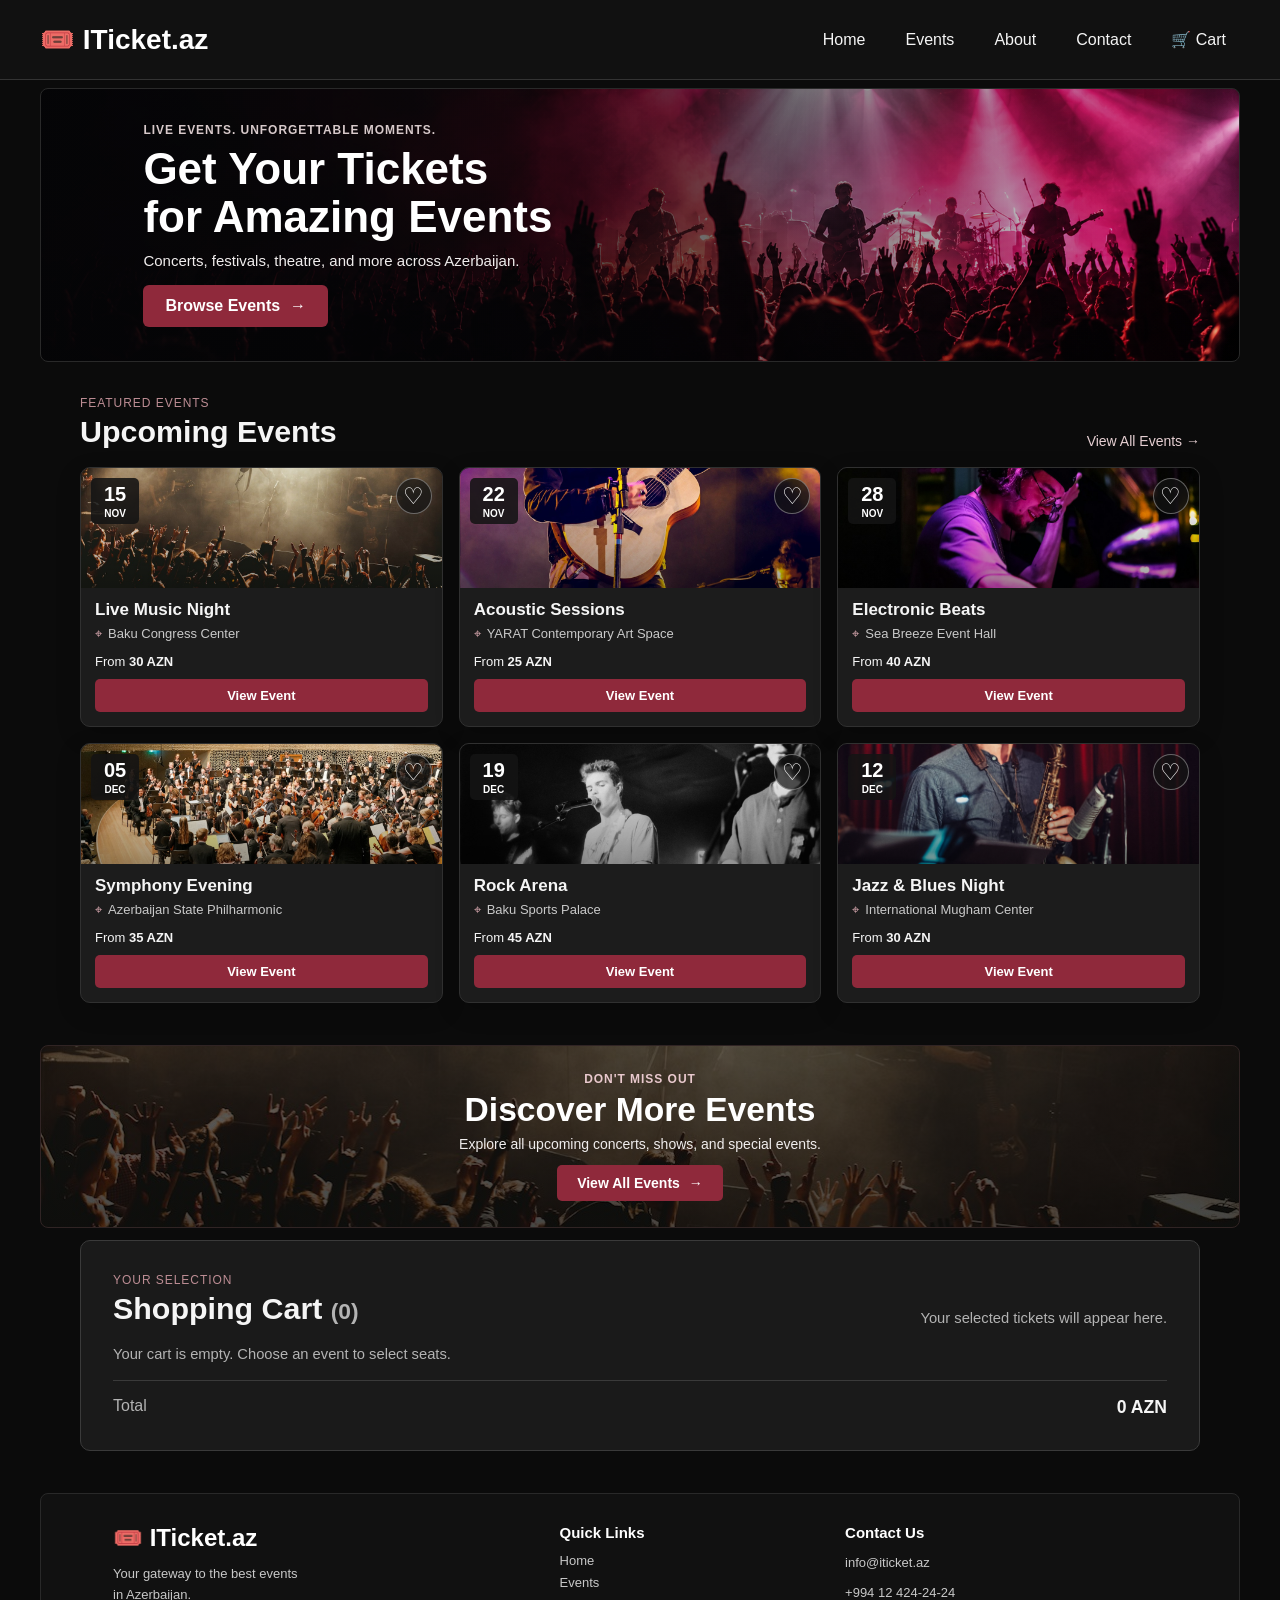
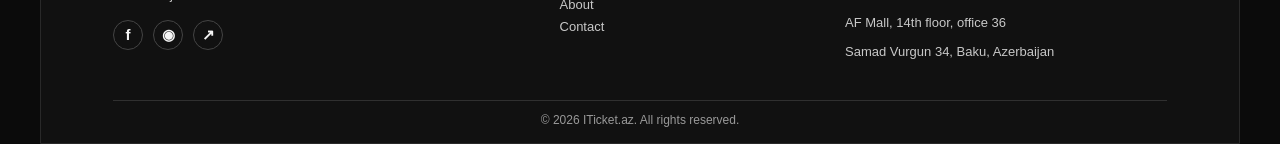
<file: html/index.html>
<!DOCTYPE html>
<html lang="en">
<head>
    <meta charset="UTF-8">
    <meta name="viewport" content="width=device-width, initial-scale=1.0">
    <meta name="description" content="Discover concerts, festivals, theatre, and live events in Azerbaijan with ITicket.az.">
    
    <title>ITicket.az | Home</title>
    <link rel="stylesheet" href="../css/style.css">
    <link rel="stylesheet" href="../css/home-cart.css">
    <script src="../Js/home-cart.js" defer></script>
</head>
<body>


    <header>
        <nav aria-label="Main navigation">
            <h1>&#127903;&#65039; ITicket.az</h1>
            <a href="index.html">Home</a>
            <a href="events.html">Events</a>
            <a href="about.html">About</a>
            <a href="contact.html">Contact</a>
            <a href="#home-cart" aria-label="Shopping cart">&#128722; Cart</a>
        </nav>
    </header>


    <main>

        <section class="hero">
            <div class="hero-content">
                <p class="hero-eyebrow">Live events. Unforgettable moments.</p>
                <h2>Get Your Tickets<br>for Amazing Events</h2>
                <p class="hero-description">Concerts, festivals, theatre, and more across Azerbaijan.</p>
                <a class="hero-button" href="events.html">Browse Events <span aria-hidden="true">&#8594;</span></a>
            </div>
        </section>

        <section class="upcoming-events">
            <div class="events-heading">
                <div>
                    <p class="section-eyebrow">Featured events</p>
                    <h2>Upcoming Events</h2>
                </div>
                <a class="all-events-link" href="events.html">View All Events <span aria-hidden="true">&#8594;</span></a>
            </div>

            <div class="event-grid">
                <article class="event-card">
                    <div class="event-art event-art--live"><time datetime="2026-11-15"><strong>15</strong><span>NOV</span></time><button class="favorite-button" type="button" aria-label="Like Live Music Night" aria-pressed="false">&#9825;</button></div>
                    <div class="event-card-content">
                        <h3>Live Music Night</h3>
                        <p class="event-venue">Baku Congress Center</p>
                        <div class="event-card-bottom"><p>From <strong>30 AZN</strong></p><a href="events.html#live-music" aria-label="View details for Live Music Night">View Event</a></div>
                    </div>
                </article>

                <article class="event-card">
                    <div class="event-art event-art--acoustic"><time datetime="2026-11-22"><strong>22</strong><span>NOV</span></time><button class="favorite-button" type="button" aria-label="Like Acoustic Sessions" aria-pressed="false">&#9825;</button></div>
                    <div class="event-card-content">
                        <h3>Acoustic Sessions</h3>
                        <p class="event-venue">YARAT Contemporary Art Space</p>
                        <div class="event-card-bottom"><p>From <strong>25 AZN</strong></p><a href="events.html#acoustic-sessions" aria-label="View details for Acoustic Sessions">View Event</a></div>
                    </div>
                </article>

                <article class="event-card">
                    <div class="event-art event-art--electronic"><time datetime="2026-11-28"><strong>28</strong><span>NOV</span></time><button class="favorite-button" type="button" aria-label="Like Electronic Beats" aria-pressed="false">&#9825;</button></div>
                    <div class="event-card-content">
                        <h3>Electronic Beats</h3>
                        <p class="event-venue">Sea Breeze Event Hall</p>
                        <div class="event-card-bottom"><p>From <strong>40 AZN</strong></p><a href="events.html#electronic-beats" aria-label="View details for Electronic Beats">View Event</a></div>
                    </div>
                </article>

                <article class="event-card">
                    <div class="event-art event-art--symphony"><time datetime="2026-12-05"><strong>05</strong><span>DEC</span></time><button class="favorite-button" type="button" aria-label="Like Symphony Evening" aria-pressed="false">&#9825;</button></div>
                    <div class="event-card-content">
                        <h3>Symphony Evening</h3>
                        <p class="event-venue">Azerbaijan State Philharmonic</p>
                        <div class="event-card-bottom"><p>From <strong>35 AZN</strong></p><a href="events.html#symphony-evening" aria-label="View details for Symphony Evening">View Event</a></div>
                    </div>
                </article>

                <article class="event-card">
                    <div class="event-art event-art--rock"><time datetime="2026-12-19"><strong>19</strong><span>DEC</span></time><button class="favorite-button" type="button" aria-label="Like Rock Arena" aria-pressed="false">&#9825;</button></div>
                    <div class="event-card-content">
                        <h3>Rock Arena</h3>
                        <p class="event-venue">Baku Sports Palace</p>
                        <div class="event-card-bottom"><p>From <strong>45 AZN</strong></p><a href="events.html#rock-arena" aria-label="View details for Rock Arena">View Event</a></div>
                    </div>
                </article>

                <article class="event-card">
                    <div class="event-art event-art--jazz"><time datetime="2026-12-12"><strong>12</strong><span>DEC</span></time><button class="favorite-button" type="button" aria-label="Like Jazz and Blues Night" aria-pressed="false">&#9825;</button></div>
                    <div class="event-card-content">
                        <h3>Jazz &amp; Blues Night</h3>
                        <p class="event-venue">International Mugham Center</p>
                        <div class="event-card-bottom"><p>From <strong>30 AZN</strong></p><a href="events.html#jazz-blues" aria-label="View details for Jazz and Blues Night">View Event</a></div>
                    </div>
                </article>
            </div>
        </section>

        <section class="cta" aria-labelledby="cta-heading">
            <div class="cta-content">
                <p class="cta-eyebrow">Don't miss out</p>
                <h2 id="cta-heading">Discover More Events</h2>
                <p>Explore all upcoming concerts, shows, and special events.</p>
                <a class="cta-button" href="events.html">View All Events <span aria-hidden="true">&#8594;</span></a>
            </div>
        </section>

        <section class="home-cart" id="home-cart" aria-labelledby="home-cart-title">
            <div class="home-cart-heading">
                <div>
                    <p class="section-eyebrow">Your selection</p>
                    <h2 id="home-cart-title">Shopping Cart <span id="home-cart-ticket-count">(0)</span></h2>
                </div>
                <p id="home-cart-summary" aria-live="polite">Your selected tickets will appear here.</p>
            </div>
            <p id="home-cart-empty">Your cart is empty. Choose an event to select seats.</p>
            <ul id="home-cart-items" aria-live="polite" aria-label="Tickets in your cart"></ul>
            <div class="home-cart-total">
                <span>Total</span>
                <strong id="home-cart-total-price">0 AZN</strong>
            </div>
        </section>

    </main>

        <footer class="site-footer">
        <div class="footer-brand">
            <h2>&#127903;&#65039; ITicket.az</h2>
            <p>Your gateway to the best events<br>in Azerbaijan.</p>
            <div class="social-links">
                <a href="https://www.facebook.com/iticket.az/" aria-label="Facebook">f</a>
                <a href="https://www.instagram.com/iticket.az/" aria-label="Instagram">&#9673;</a>
                <a href="https://iticket.az/" aria-label="Official iTicket website">&#8599;</a>
            </div>
        </div>
        <div class="footer-links">
            <h3>Quick Links</h3>
            <nav aria-label="Footer navigation">
                <a href="index.html">Home</a>
                <a href="events.html">Events</a>
                <a href="about.html">About</a>
                <a href="contact.html">Contact</a>
            </nav>
        </div>
        <div class="footer-contact">
            <h3>Contact Us</h3>
            <p><a href="mailto:info@iticket.az">info@iticket.az</a></p>
            <p><a href="tel:+994124242424">+994 12 424-24-24</a></p>
            <p>AF Mall, 14th floor, office 36</p>
            <p>Samad Vurgun 34, Baku, Azerbaijan</p>
        </div>
        <div class="footer-bottom">
            <p>&copy; 2026 ITicket.az. All rights reserved.</p>
        </div>
    </footer>

    <script src="../Js/favorites.js" defer></script>
</body>
</html>
</file>
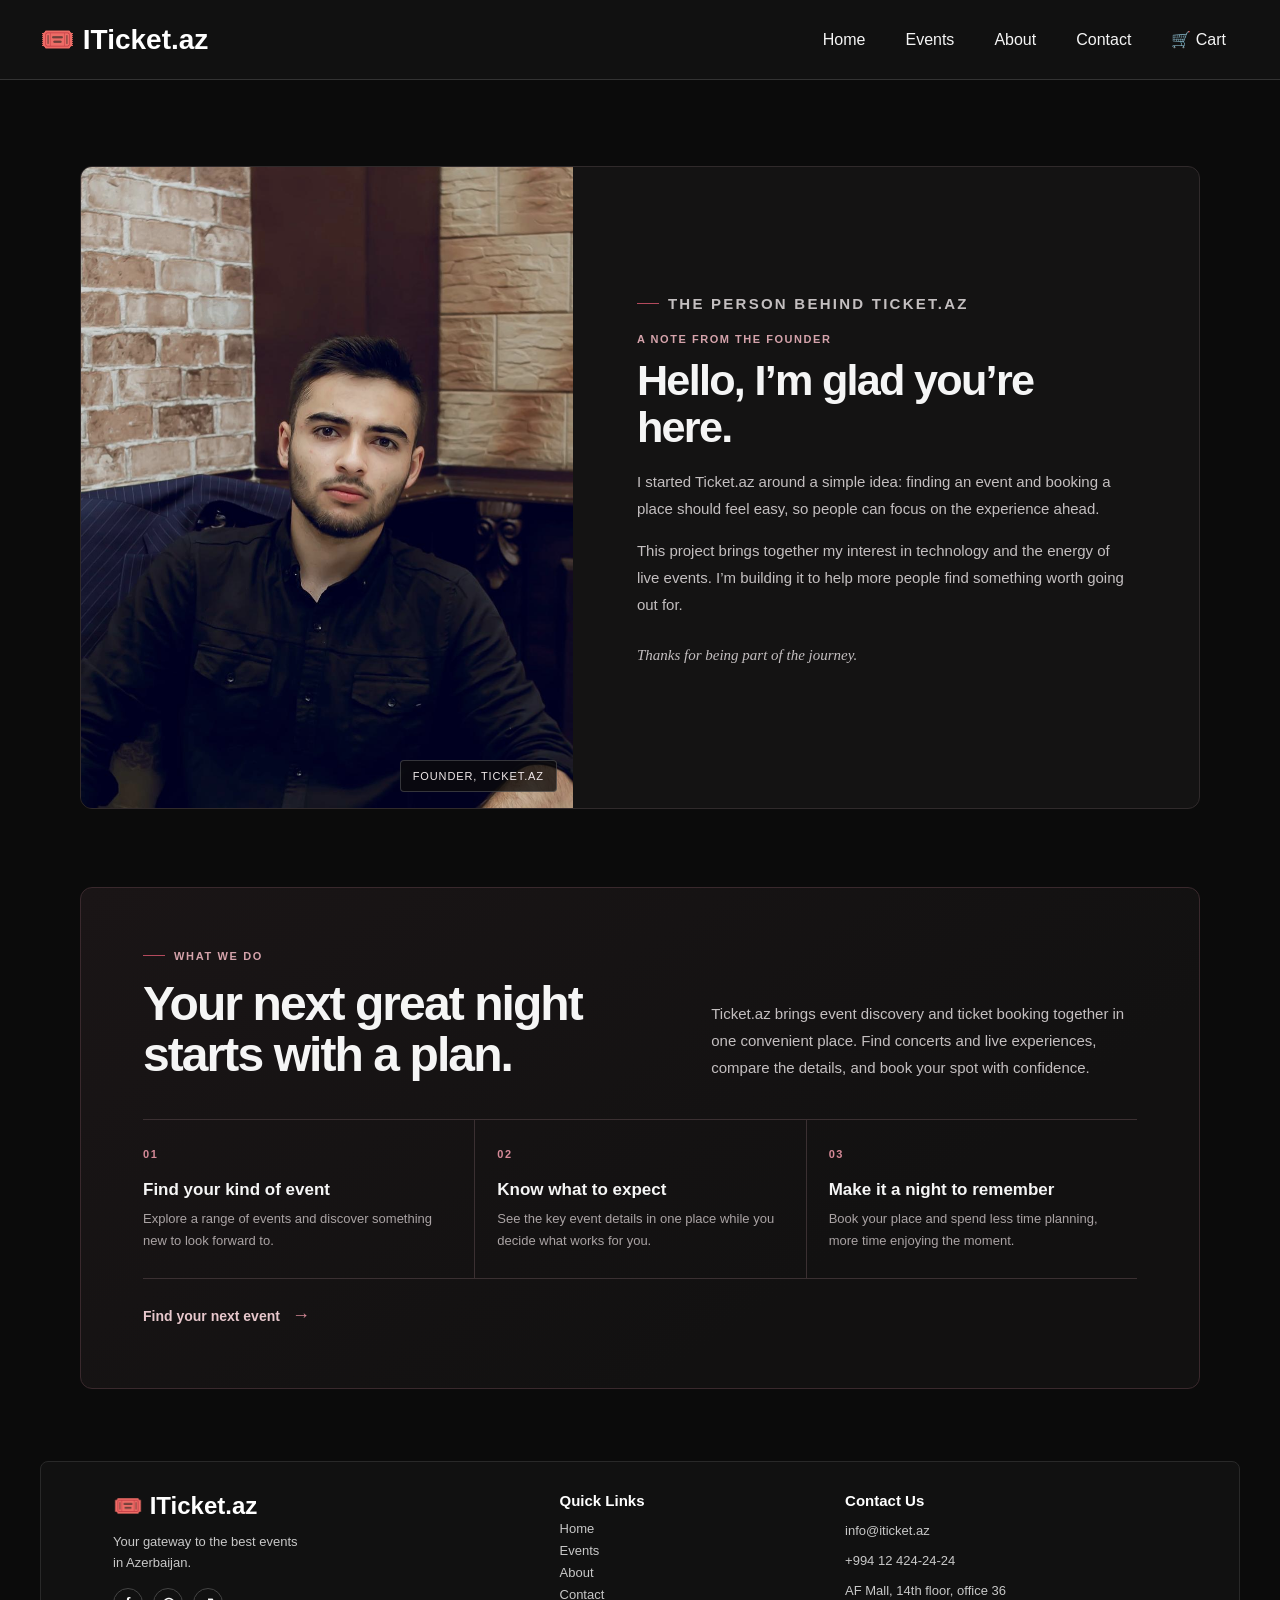
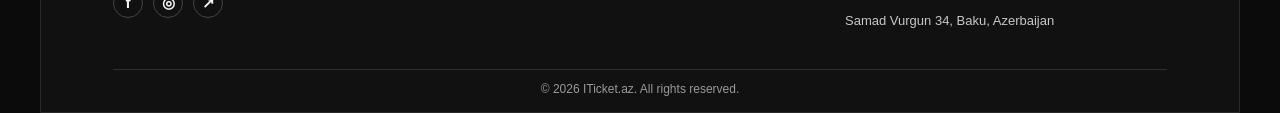
<file: html/about.html>
<!DOCTYPE html>
<html lang="en">
<head>
    <meta charset="UTF-8">
    <meta name="viewport" content="width=device-width, initial-scale=1.0">
    <title>About Us | ITicket.az</title>
    <link rel="stylesheet" href="../css/style.css">
</head>
<body>

    
    <header>
        <nav aria-label="Main navigation">
            <h1>&#127903;&#65039; ITicket.az</h1>
            <a href="index.html">Home</a>
            <a href="events.html">Events</a>
            <a href="about.html">About</a>
            <a href="contact.html">Contact</a>
            <a href="index.html#home-cart" aria-label="Shopping cart">&#128722; Cart</a>
        </nav>
    </header>

    
    <main>
        <section class="about-founder" aria-labelledby="founder-title">
            <article class="founder-card">
                <div class="founder-photo-wrap">
                    <img class="founder-photo" src="../assets/ticketaz-founder.jpg" alt="Founder of the Ticket.az project">
                    <span class="founder-photo-caption">Founder, Ticket.az</span>
                </div>
                <div class="founder-copy">
                    <p class="about-kicker"><span></span> The person behind Ticket.az</p>
                    <p class="founder-overline">A note from the founder</p>
                    <h2 id="founder-title">Hello, I’m glad you’re here.</h2>
                    <p>I started Ticket.az around a simple idea: finding an event and booking a place should feel easy, so people can focus on the experience ahead.</p>
                    <p>This project brings together my interest in technology and the energy of live events. I’m building it to help more people find something worth going out for.</p>
                    <p class="founder-signoff">Thanks for being part of the journey.</p>
                </div>
            </article>
        </section>

        <section class="about-company" aria-labelledby="company-title">
            <div class="company-intro">
                <div>
                    <p class="about-kicker"><span></span> What we do</p>
                    <h2 id="company-title">Your next great night<br>starts with a plan.</h2>
                </div>
                <p>Ticket.az brings event discovery and ticket booking together in one convenient place. Find concerts and live experiences, compare the details, and book your spot with confidence.</p>
            </div>
            <div class="about-values">
                <article class="about-value">
                    <span class="value-number">01</span>
                    <h3>Find your kind of event</h3>
                    <p>Explore a range of events and discover something new to look forward to.</p>
                </article>
                <article class="about-value">
                    <span class="value-number">02</span>
                    <h3>Know what to expect</h3>
                    <p>See the key event details in one place while you decide what works for you.</p>
                </article>
                <article class="about-value">
                    <span class="value-number">03</span>
                    <h3>Make it a night to remember</h3>
                    <p>Book your place and spend less time planning, more time enjoying the moment.</p>
                </article>
            </div>
            <a class="about-bottom-link" href="events.html">Find your next event <span aria-hidden="true">&#8594;</span></a>
        </section>
    </main>


        <footer class="site-footer">
        <div class="footer-brand">
            <h2>&#127903;&#65039; ITicket.az</h2>
            <p>Your gateway to the best events<br>in Azerbaijan.</p>
            <div class="social-links">
                <a href="https://www.facebook.com/iticket.az/" aria-label="Facebook">f</a>
                <a href="https://www.instagram.com/iticket.az/" aria-label="Instagram">◎</a>
                <a href="https://iticket.az/" aria-label="Official iTicket website">↗</a>
            </div>
        </div>
        <div class="footer-links">
            <h3>Quick Links</h3>
            <nav aria-label="Footer navigation">
                <a href="index.html">Home</a>
                <a href="events.html">Events</a>
                <a href="about.html">About</a>
                <a href="contact.html">Contact</a>
            </nav>
        </div>
        <div class="footer-contact">
            <h3>Contact Us</h3>
            <p><a href="mailto:info@iticket.az">info@iticket.az</a></p>
            <p><a href="tel:+994124242424">+994 12 424-24-24</a></p>
            <p>AF Mall, 14th floor, office 36</p>
            <p>Samad Vurgun 34, Baku, Azerbaijan</p>
        </div>
        <div class="footer-bottom">
            <p>&copy; 2026 ITicket.az. All rights reserved.</p>
        </div>
    </footer>

</body>
</html>
</file>
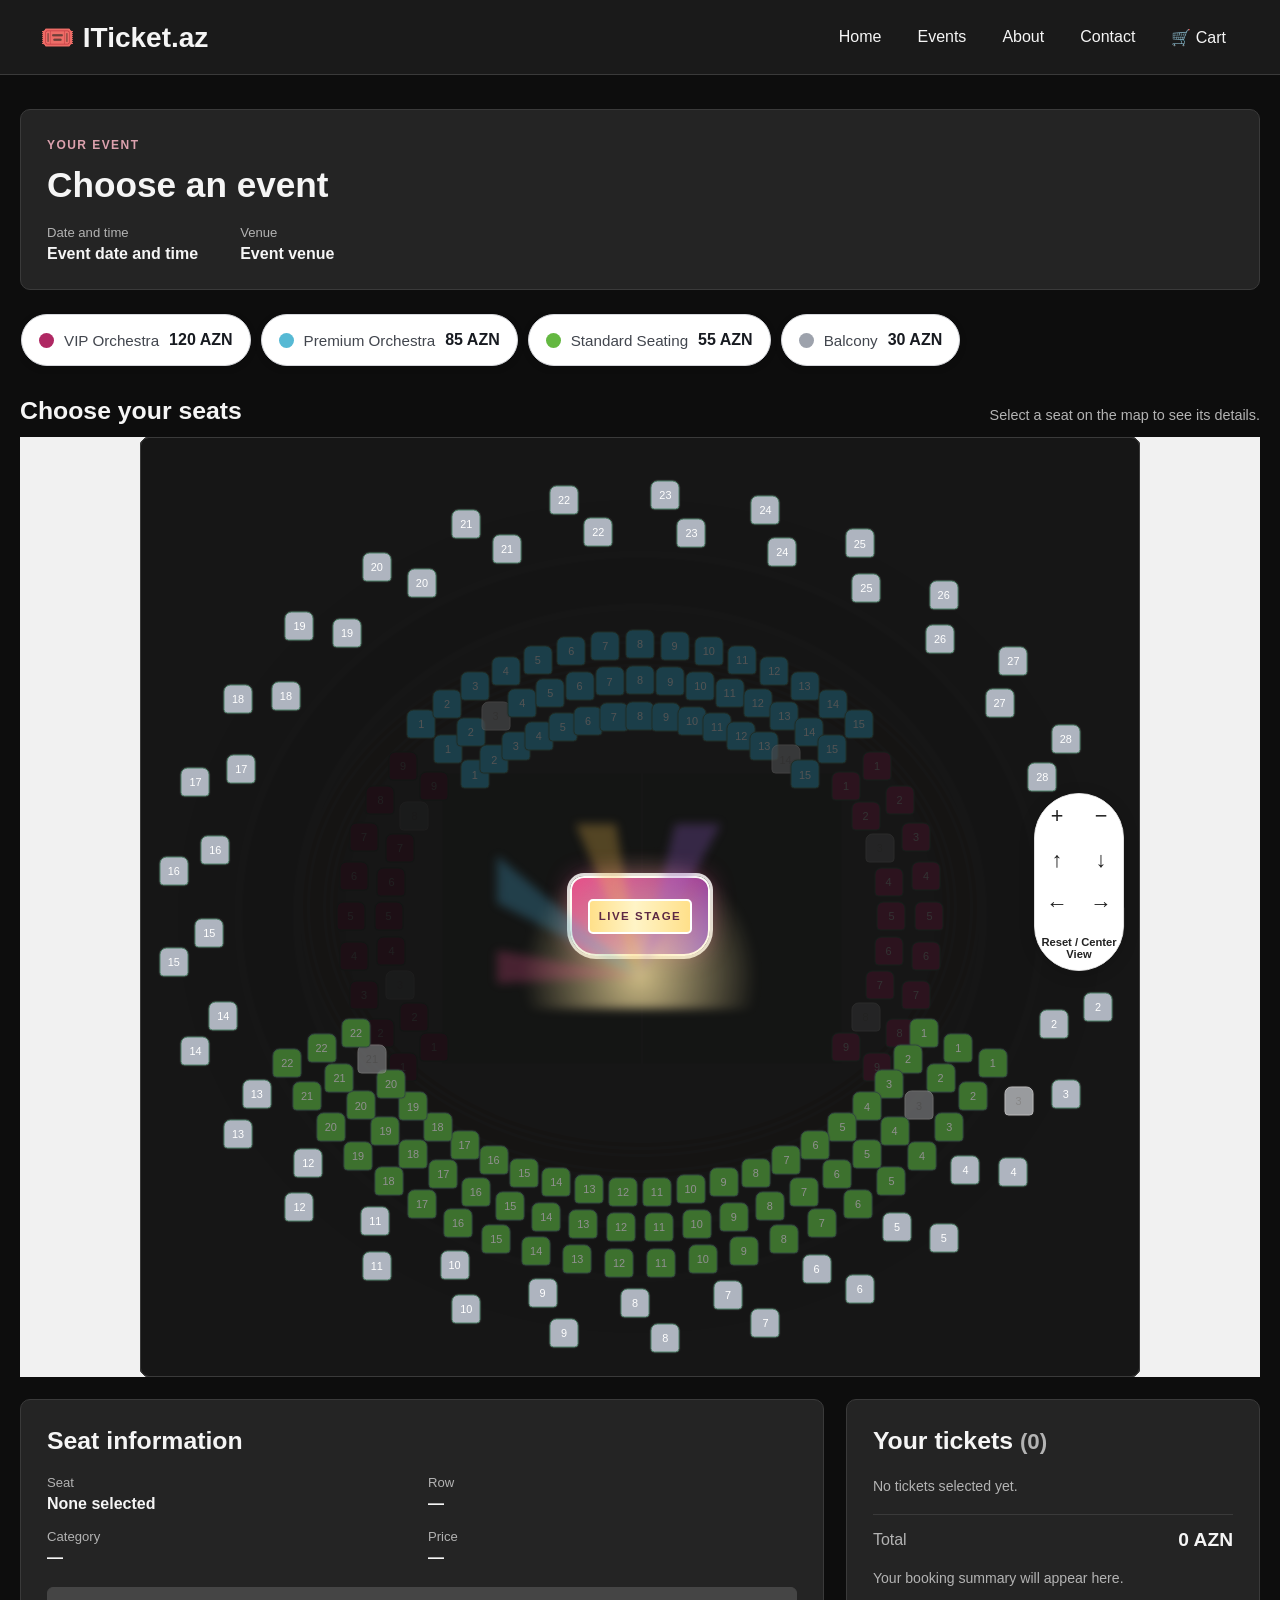
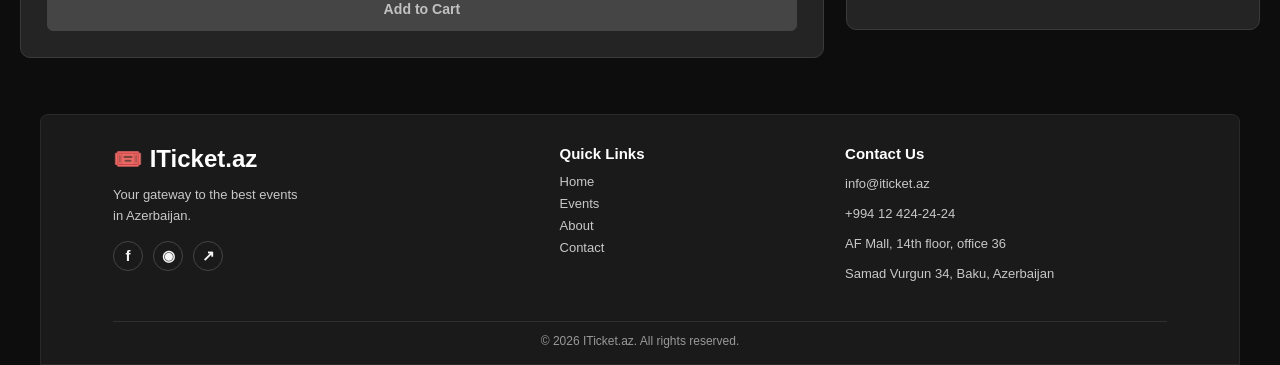
<file: html/booking.html>
<!DOCTYPE html>
<html lang="en">
<head>
    <meta charset="UTF-8">
    <meta name="viewport" content="width=device-width, initial-scale=1.0">
    <meta name="description" content="Choose your seats and review your event tickets with ITicket.az.">
    <title>Book Tickets | ITicket.az</title>
    <link rel="stylesheet" href="../css/style.css">
    <link rel="stylesheet" href="../css/booking.css">
    <script src="../Js/booking.js" defer></script>
</head>
<body>
    <header>
        <nav aria-label="Main navigation">
            <h1>&#127903;&#65039; ITicket.az</h1>
            <a href="index.html">Home</a>
            <a href="events.html">Events</a>
            <a href="about.html">About</a>
            <a href="contact.html">Contact</a>
            <a href="index.html#home-cart" aria-label="Shopping cart">&#128722; Cart</a>
        </nav>
    </header>

    <main class="booking-page">
        <section class="booking-event" aria-labelledby="event-title">
            <p class="section-eyebrow">Your event</p>
            <h2 id="event-title" data-event-title>Choose an event</h2>
            <dl>
                <div>
                    <dt>Date and time</dt>
                    <dd><time data-event-date>Event date and time</time></dd>
                </div>
                <div>
                    <dt>Venue</dt>
                    <dd data-event-venue>Event venue</dd>
                </div>
            </dl>
        </section>

        <section class="ticket-categories" aria-labelledby="categories-title">
            <h2 id="categories-title">Ticket categories</h2>
            <ul>
                <li data-category="vip-orchestra"><span>VIP Orchestra</span><span>120 AZN</span></li>
                <li data-category="premium-orchestra"><span>Premium Orchestra</span><span>85 AZN</span></li>
                <li data-category="standard-seating"><span>Standard Seating</span><span>55 AZN</span></li>
                <li data-category="balcony"><span>Balcony</span><span>30 AZN</span></li>
            </ul>
        </section>

        <section class="venue-map-section" aria-labelledby="venue-map-title">
            <div class="venue-map-heading">
                <h2 id="venue-map-title">Choose your seats</h2>
                <p>Select a seat on the map to see its details.</p>
            </div>
            <div class="venue-map-viewport" id="venue-map-viewport" aria-label="Interactive venue seating map">
                <div class="venue-map" id="venue-map">
                    <div class="venue-stage" role="img" aria-label="Football pitch in the center of the stadium">Football pitch</div>
                    <div class="concert-stage" role="img" aria-label="Concert stage in the center of the stadium">
                        <span class="concert-stage-lights" aria-hidden="true"></span>
                        <span class="concert-stage-deck" aria-hidden="true">LIVE STAGE</span>
                    </div>
                    <div class="seating-sections" id="seating-sections" aria-live="polite">
                    </div>
                </div>
            </div>
            <nav class="map-controls" aria-label="Venue map controls">
                <button type="button" id="zoom-in" aria-label="Zoom in on venue map">Zoom In</button>
                <button type="button" id="zoom-out" aria-label="Zoom out on venue map">Zoom Out</button>
                <button type="button" id="move-up" aria-label="Pan the venue view up">Move Up</button>
                <button type="button" id="move-down" aria-label="Pan the venue view down">Move Down</button>
                <button type="button" id="move-left" aria-label="Pan the venue view left">Move Left</button>
                <button type="button" id="move-right" aria-label="Pan the venue view right">Move Right</button>
                <button type="button" id="reset-map">Reset / Center View</button>
            </nav>
        </section>

        <section class="seat-information" aria-labelledby="seat-information-title" aria-live="polite">
            <h2 id="seat-information-title">Seat information</h2>
            <dl>
                <div><dt>Seat</dt><dd id="selected-seat-number">None selected</dd></div>
                <div><dt>Row</dt><dd id="selected-seat-row">—</dd></div>
                <div><dt>Category</dt><dd id="selected-seat-category">—</dd></div>
                <div><dt>Price</dt><dd id="selected-seat-price">—</dd></div>
            </dl>
            <button type="button" id="add-to-cart" disabled>Add to Cart</button>
        </section>

        <aside class="shopping-cart" aria-labelledby="cart-title">
            <h2 id="cart-title">Your tickets <span id="cart-ticket-count">(0)</span></h2>
            <p id="cart-empty-message">No tickets selected yet.</p>
            <ul id="cart-items" aria-live="polite" aria-label="Selected tickets">
            </ul>
            <div class="cart-total">
                <span>Total</span>
                <strong id="cart-total-price">0 AZN</strong>
            </div>
            <p id="booking-summary" aria-live="polite">Your booking summary will appear here.</p>
        </aside>
    </main>

    <footer class="site-footer">
        <div class="footer-brand">
            <h2>&#127903;&#65039; ITicket.az</h2>
            <p>Your gateway to the best events<br>in Azerbaijan.</p>
            <div class="social-links">
                <a href="https://www.facebook.com/iticket.az/" aria-label="Facebook">f</a>
                <a href="https://www.instagram.com/iticket.az/" aria-label="Instagram">&#9673;</a>
                <a href="https://iticket.az/" aria-label="Official iTicket website">&#8599;</a>
            </div>
        </div>
        <div class="footer-links">
            <h3>Quick Links</h3>
            <nav aria-label="Footer navigation">
                <a href="index.html">Home</a>
                <a href="events.html">Events</a>
                <a href="about.html">About</a>
                <a href="contact.html">Contact</a>
            </nav>
        </div>
        <div class="footer-contact">
            <h3>Contact Us</h3>
            <p><a href="mailto:info@iticket.az">info@iticket.az</a></p>
            <p><a href="tel:+994124242424">+994 12 424-24-24</a></p>
            <p>AF Mall, 14th floor, office 36</p>
            <p>Samad Vurgun 34, Baku, Azerbaijan</p>
        </div>
        <div class="footer-bottom">
            <p>&copy; 2026 ITicket.az. All rights reserved.</p>
        </div>
    </footer>
</body>
</html>
</file>
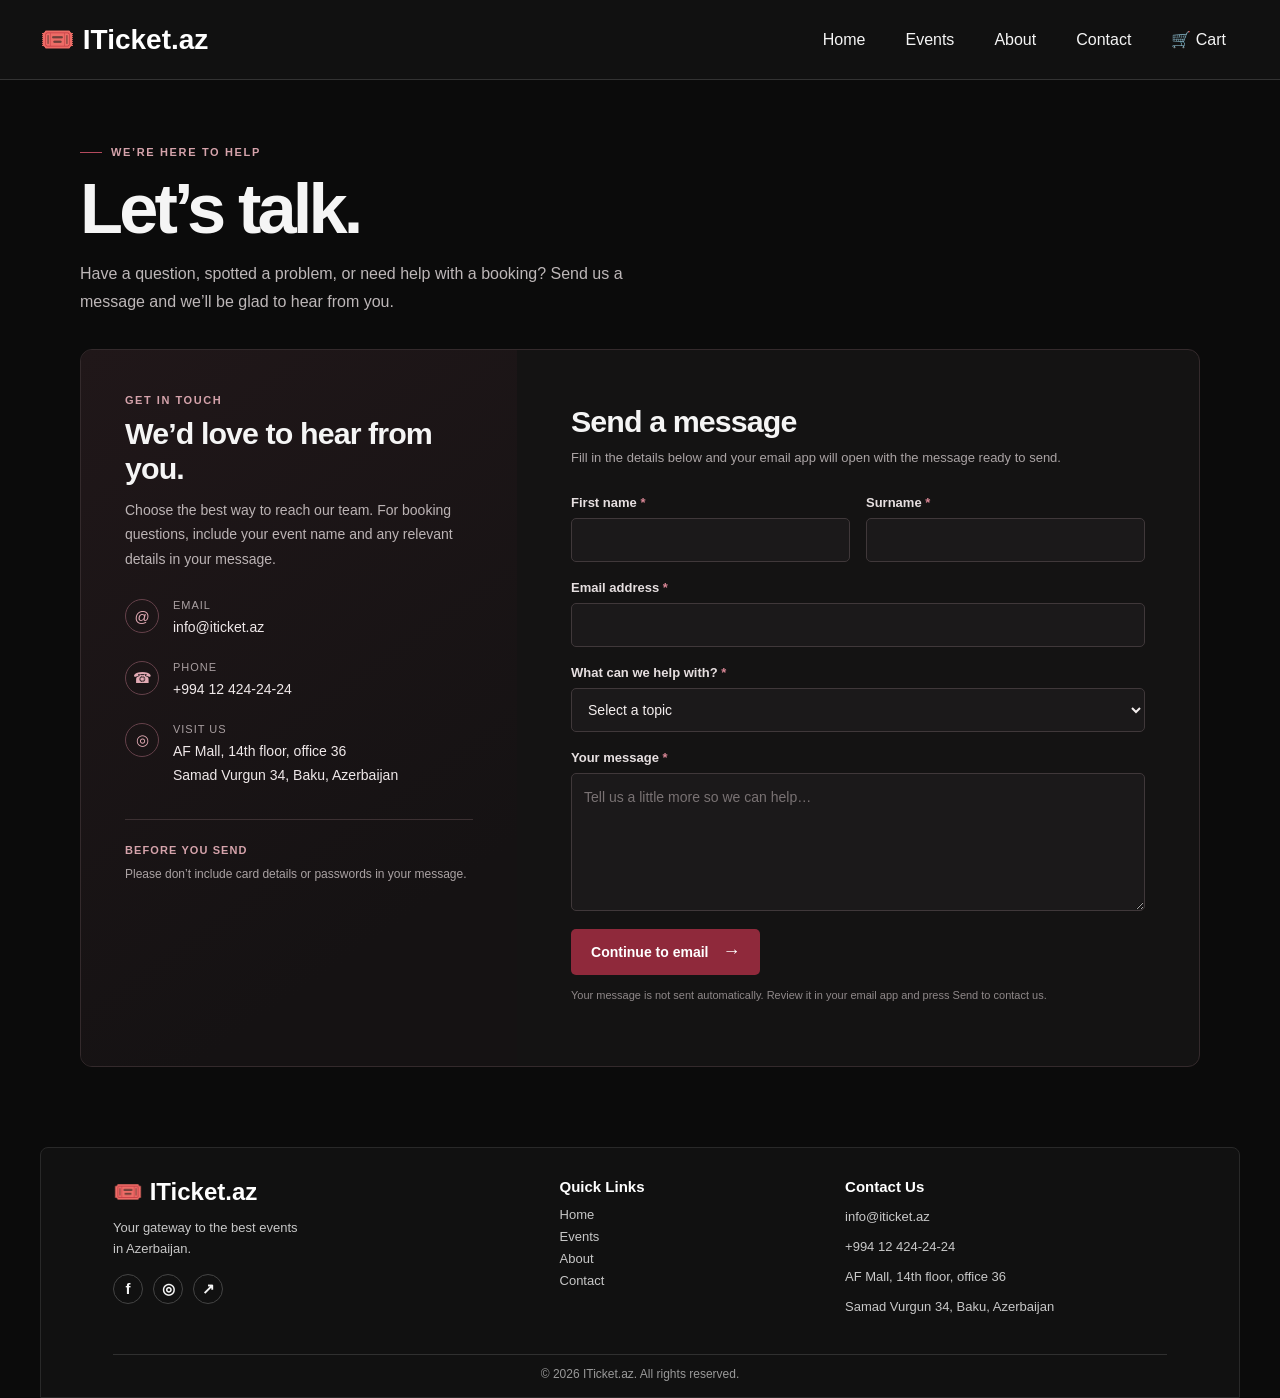
<file: html/contact.html>
<!DOCTYPE html>
<html lang="en">
<head>
    <meta charset="UTF-8">
    <meta name="viewport" content="width=device-width, initial-scale=1.0">
    <title>Contact Us | ITicket.az</title>
    <link rel="stylesheet" href="../css/style.css">
</head>
<body>

    
    <header>
        <nav aria-label="Main navigation">
            <h1>&#127903;&#65039; ITicket.az</h1>
            <a href="index.html">Home</a>
            <a href="events.html">Events</a>
            <a href="about.html">About</a>
            <a href="contact.html">Contact</a>
            <a href="index.html#home-cart" aria-label="Shopping cart">&#128722; Cart</a>
        </nav>
    </header>

    
    <main>
        <section class="contact-page" aria-labelledby="contact-title">
            <div class="contact-heading">
                <p class="about-kicker"><span></span> We’re here to help</p>
                <h2 id="contact-title">Let’s talk.</h2>
                <p>Have a question, spotted a problem, or need help with a booking? Send us a message and we’ll be glad to hear from you.</p>
            </div>

            <div class="contact-layout">
                <aside class="contact-details" aria-label="Contact information">
                    <p class="contact-details-label">Get in touch</p>
                    <h3>We’d love to hear from you.</h3>
                    <p class="contact-details-intro">Choose the best way to reach our team. For booking questions, include your event name and any relevant details in your message.</p>
                    <div class="contact-detail-item">
                        <span class="contact-detail-icon" aria-hidden="true">@</span>
                        <div><span>Email</span><a href="mailto:info@iticket.az">info@iticket.az</a></div>
                    </div>
                    <div class="contact-detail-item">
                        <span class="contact-detail-icon" aria-hidden="true">&#9742;</span>
                        <div><span>Phone</span><a href="tel:+994124242424">+994 12 424-24-24</a></div>
                    </div>
                    <div class="contact-detail-item">
                        <span class="contact-detail-icon" aria-hidden="true">&#9678;</span>
                        <div><span>Visit us</span><p>AF Mall, 14th floor, office 36<br>Samad Vurgun 34, Baku, Azerbaijan</p></div>
                    </div>
                    <div class="contact-hours"><span>Before you send</span><p>Please don’t include card details or passwords in your message.</p></div>
                </aside>

                <div class="contact-form-panel">
                    <h3>Send a message</h3>
                    <p class="contact-form-intro">Fill in the details below and your email app will open with the message ready to send.</p>
                    <form id="contact-form">
                        <div class="contact-name-fields">
                            <div class="contact-field">
                                <label for="first-name">First name <span aria-hidden="true">*</span></label>
                                <input id="first-name" name="firstName" type="text" autocomplete="given-name" required>
                            </div>
                            <div class="contact-field">
                                <label for="last-name">Surname <span aria-hidden="true">*</span></label>
                                <input id="last-name" name="lastName" type="text" autocomplete="family-name" required>
                            </div>
                        </div>
                        <div class="contact-field">
                            <label for="email-address">Email address <span aria-hidden="true">*</span></label>
                            <input id="email-address" name="email" type="email" autocomplete="email" required>
                        </div>
                        <div class="contact-field">
                            <label for="problem-type">What can we help with? <span aria-hidden="true">*</span></label>
                            <select id="problem-type" name="topic" required>
                                <option value="" disabled selected>Select a topic</option>
                                <option>Booking or ticket question</option>
                                <option>Payment issue</option>
                                <option>Event information</option>
                                <option>Website problem</option>
                                <option>Other</option>
                            </select>
                        </div>
                        <div class="contact-field">
                            <label for="message">Your message <span aria-hidden="true">*</span></label>
                            <textarea id="message" name="message" rows="5" placeholder="Tell us a little more so we can help…" required></textarea>
                        </div>
                        <button class="contact-submit" type="submit">Continue to email <span aria-hidden="true">&#8594;</span></button>
                        <p class="contact-form-note">Your message is not sent automatically. Review it in your email app and press Send to contact us.</p>
                        <p class="contact-form-status" id="contact-status" role="status" aria-live="polite"></p>
                    </form>
                </div>
            </div>
        </section>
    </main>

    
        <footer class="site-footer">
        <div class="footer-brand">
            <h2>&#127903;&#65039; ITicket.az</h2>
            <p>Your gateway to the best events<br>in Azerbaijan.</p>
            <div class="social-links">
                <a href="https://www.facebook.com/iticket.az/" aria-label="Facebook">f</a>
                <a href="https://www.instagram.com/iticket.az/" aria-label="Instagram">◎</a>
                <a href="https://iticket.az/" aria-label="Official iTicket website">↗</a>
            </div>
        </div>
        <div class="footer-links">
            <h3>Quick Links</h3>
            <nav aria-label="Footer navigation">
                <a href="index.html">Home</a>
                <a href="events.html">Events</a>
                <a href="about.html">About</a>
                <a href="contact.html">Contact</a>
            </nav>
        </div>
        <div class="footer-contact">
            <h3>Contact Us</h3>
            <p><a href="mailto:info@iticket.az">info@iticket.az</a></p>
            <p><a href="tel:+994124242424">+994 12 424-24-24</a></p>
            <p>AF Mall, 14th floor, office 36</p>
            <p>Samad Vurgun 34, Baku, Azerbaijan</p>
        </div>
        <div class="footer-bottom">
            <p>&copy; 2026 ITicket.az. All rights reserved.</p>
        </div>
    </footer>

    <script src="../Js/contact.js"></script>
</body>
</html>
</file>
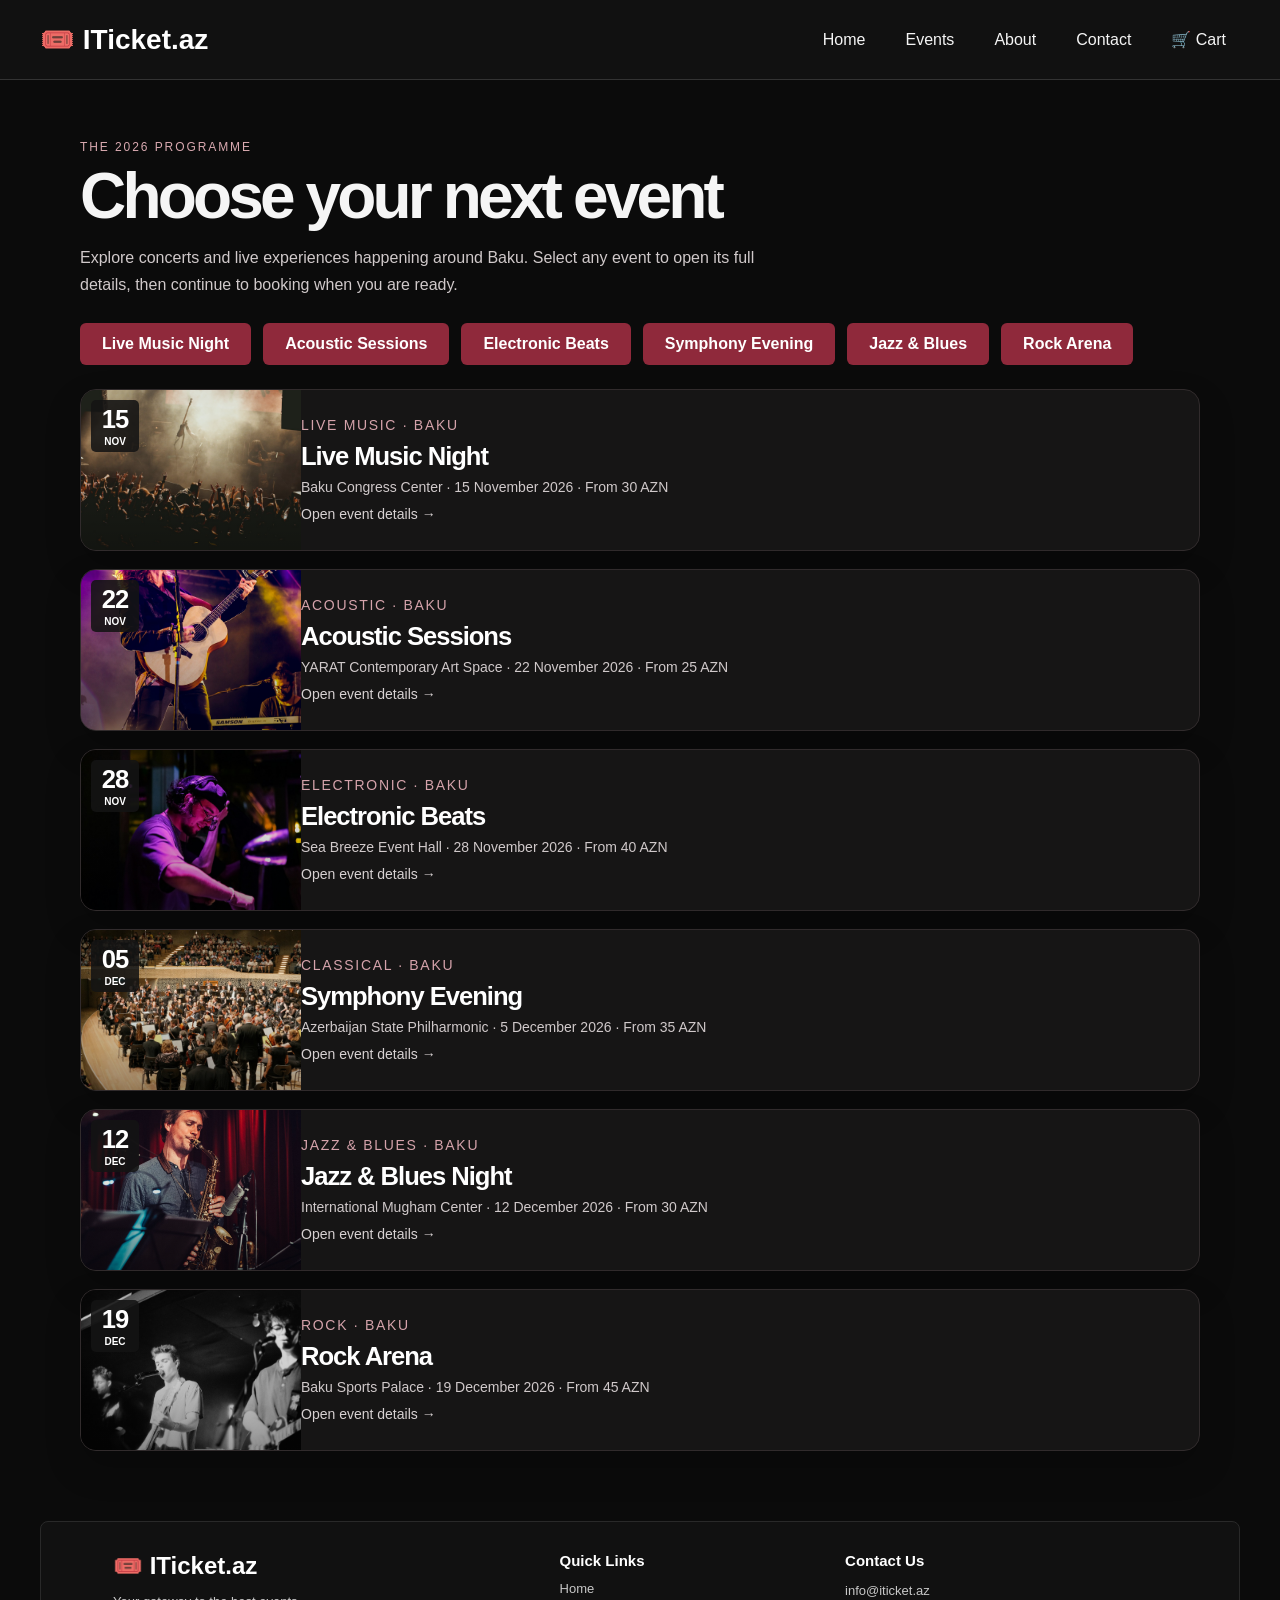
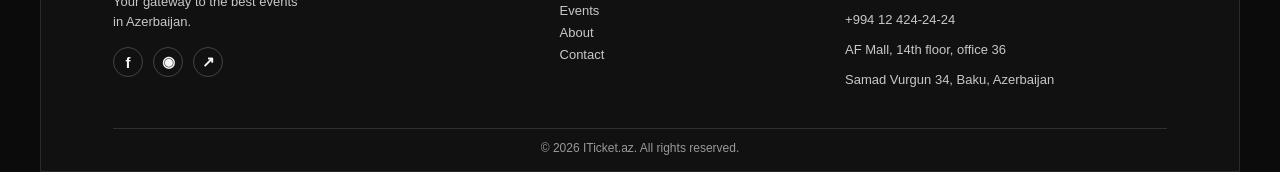
<file: html/events.html>
﻿<!DOCTYPE html>
<html lang="en">
<head>
    <meta charset="UTF-8">
    <meta name="viewport" content="width=device-width, initial-scale=1.0">
    <meta name="description" content="Explore upcoming concerts, live music, and cultural events across Baku and Azerbaijan. Open an event to see full details and book tickets.">
    <title>Upcoming Events | ITicket.az</title>
    <link rel="stylesheet" href="../css/style.css">
</head>
<body>
    <header>
        <nav aria-label="Main navigation">
            <h1>&#127903;&#65039; ITicket.az</h1>
            <a href="index.html">Home</a>
            <a href="events.html" aria-current="page">Events</a>
            <a href="about.html">About</a>
            <a href="contact.html">Contact</a>
            <a href="index.html#home-cart" aria-label="Shopping cart">&#128722; Cart</a>
        </nav>
    </header>

    <main>
        <section aria-labelledby="events-title">
            <p class="section-eyebrow">The 2026 programme</p>
            <h2 id="events-title">Choose your next event</h2>
            <p>Explore concerts and live experiences happening around Baku. Select any event to open its full details, then continue to booking when you are ready.</p>
            <nav aria-label="Jump to an event">
                <a class="hero-button" href="#live-music">Live Music Night</a>
                <a class="hero-button" href="#acoustic-sessions">Acoustic Sessions</a>
                <a class="hero-button" href="#electronic-beats">Electronic Beats</a>
                <a class="hero-button" href="#symphony-evening">Symphony Evening</a>
                <a class="hero-button" href="#jazz-blues">Jazz &amp; Blues</a>
                <a class="hero-button" href="#rock-arena">Rock Arena</a>
            </nav>
        </section>

        <section aria-label="Upcoming events">
            <details id="live-music" class="event-card">
                <summary>
                    <span class="event-art event-art--live" role="img" aria-label="Crowd enjoying a live music performance"><time datetime="2026-11-15"><strong>15</strong><span>NOV</span></time></span>
                    <span>
                        <span class="section-eyebrow">Live music · Baku</span>
                        <strong>Live Music Night</strong>
                        <span>Baku Congress Center · 15 November 2026 · From 30 AZN</span>
                        <span>Open event details <span aria-hidden="true">&#8594;</span></span>
                    </span>
                </summary>
                <div>
                    <p class="section-eyebrow">Event details</p><h3>A full night of live performances</h3>
                    <p>Join music fans for an energetic evening of live performances at Baku Congress Center. Enjoy a lively atmosphere, a large stage, and a programme made for a memorable night out.</p>
                    <dl>
                        <div><dt class="section-eyebrow">Date and time</dt><dd><time datetime="2026-11-15T19:00">15 November 2026, 19:00</time></dd></div><div><dt class="section-eyebrow">Venue</dt><dd>Baku Congress Center, Baku</dd></div><div><dt class="section-eyebrow">Ticket price</dt><dd>From 30 AZN</dd></div><div><dt class="section-eyebrow">Category</dt><dd>Live music</dd></div>
                    </dl>
                    <a class="hero-button" href="booking.html?event=live-music">Book tickets <span aria-hidden="true">&#8594;</span></a>
                </div>
            </details>

            <details id="acoustic-sessions" class="event-card">
                <summary>
                    <span class="event-art event-art--acoustic" role="img" aria-label="Acoustic performance in an intimate venue"><time datetime="2026-11-22"><strong>22</strong><span>NOV</span></time></span>
                    <span><span class="section-eyebrow">Acoustic · Baku</span><strong>Acoustic Sessions</strong><span>YARAT Contemporary Art Space · 22 November 2026 · From 25 AZN</span><span>Open event details <span aria-hidden="true">&#8594;</span></span></span>
                </summary>
                <div><p class="section-eyebrow">Event details</p><h3>An intimate evening of acoustic music</h3><p>Settle in for stripped-back performances in a relaxed creative space. Acoustic Sessions brings performers and audience together for a closer, more personal live music experience.</p><dl><div><dt class="section-eyebrow">Date and time</dt><dd><time datetime="2026-11-22T20:00">22 November 2026, 20:00</time></dd></div><div><dt class="section-eyebrow">Venue</dt><dd>YARAT Contemporary Art Space, Baku</dd></div><div><dt class="section-eyebrow">Ticket price</dt><dd>From 25 AZN</dd></div><div><dt class="section-eyebrow">Category</dt><dd>Acoustic music</dd></div></dl><a class="hero-button" href="booking.html?event=acoustic-sessions">Book tickets <span aria-hidden="true">&#8594;</span></a></div>
            </details>

            <details id="electronic-beats" class="event-card">
                <summary><span class="event-art event-art--electronic" role="img" aria-label="Electronic music stage and lights"><time datetime="2026-11-28"><strong>28</strong><span>NOV</span></time></span><span><span class="section-eyebrow">Electronic · Baku</span><strong>Electronic Beats</strong><span>Sea Breeze Event Hall · 28 November 2026 · From 40 AZN</span><span>Open event details <span aria-hidden="true">&#8594;</span></span></span></summary>
                <div><p class="section-eyebrow">Event details</p><h3>A high-energy night of electronic music</h3><p>Head to Sea Breeze for an evening of electronic sounds, vibrant lighting, and a dance floor built for a late night with friends.</p><dl><div><dt class="section-eyebrow">Date and time</dt><dd><time datetime="2026-11-28T21:00">28 November 2026, 21:00</time></dd></div><div><dt class="section-eyebrow">Venue</dt><dd>Sea Breeze Event Hall, Baku</dd></div><div><dt class="section-eyebrow">Ticket price</dt><dd>From 40 AZN</dd></div><div><dt class="section-eyebrow">Category</dt><dd>Electronic music</dd></div></dl><a class="hero-button" href="booking.html?event=electronic-beats">Book tickets <span aria-hidden="true">&#8594;</span></a></div>
            </details>

            <details id="symphony-evening" class="event-card">
                <summary><span class="event-art event-art--symphony" role="img" aria-label="Orchestra performing on stage"><time datetime="2026-12-05"><strong>05</strong><span>DEC</span></time></span><span><span class="section-eyebrow">Classical · Baku</span><strong>Symphony Evening</strong><span>Azerbaijan State Philharmonic · 5 December 2026 · From 35 AZN</span><span>Open event details <span aria-hidden="true">&#8594;</span></span></span></summary>
                <div><p class="section-eyebrow">Event details</p><h3>An evening with the symphony</h3><p>Experience a live orchestral programme in the elegant setting of the Azerbaijan State Philharmonic. A thoughtful choice for classical music lovers and a special night out.</p><dl><div><dt class="section-eyebrow">Date and time</dt><dd><time datetime="2026-12-05T19:00">5 December 2026, 19:00</time></dd></div><div><dt class="section-eyebrow">Venue</dt><dd>Azerbaijan State Philharmonic, Baku</dd></div><div><dt class="section-eyebrow">Ticket price</dt><dd>From 35 AZN</dd></div><div><dt class="section-eyebrow">Category</dt><dd>Classical</dd></div></dl><a class="hero-button" href="booking.html?event=symphony-evening">Book tickets <span aria-hidden="true">&#8594;</span></a></div>
            </details>

            <details id="jazz-blues" class="event-card">
                <summary><span class="event-art event-art--jazz" role="img" aria-label="Jazz musicians performing under stage lights"><time datetime="2026-12-12"><strong>12</strong><span>DEC</span></time></span><span><span class="section-eyebrow">Jazz &amp; blues · Baku</span><strong>Jazz &amp; Blues Night</strong><span>International Mugham Center · 12 December 2026 · From 30 AZN</span><span>Open event details <span aria-hidden="true">&#8594;</span></span></span></summary>
                <div><p class="section-eyebrow">Event details</p><h3>Jazz and blues by the Caspian</h3><p>Enjoy an evening of jazz and blues in the distinctive surroundings of the International Mugham Center, close to Baku's waterfront.</p><dl><div><dt class="section-eyebrow">Date and time</dt><dd><time datetime="2026-12-12T20:00">12 December 2026, 20:00</time></dd></div><div><dt class="section-eyebrow">Venue</dt><dd>International Mugham Center, Baku</dd></div><div><dt class="section-eyebrow">Ticket price</dt><dd>From 30 AZN</dd></div><div><dt class="section-eyebrow">Category</dt><dd>Jazz &amp; blues</dd></div></dl><a class="hero-button" href="booking.html?event=jazz-blues">Book tickets <span aria-hidden="true">&#8594;</span></a></div>
            </details>

            <details id="rock-arena" class="event-card">
                <summary><span class="event-art event-art--rock" role="img" aria-label="Rock concert performer on stage"><time datetime="2026-12-19"><strong>19</strong><span>DEC</span></time></span><span><span class="section-eyebrow">Rock · Baku</span><strong>Rock Arena</strong><span>Baku Sports Palace · 19 December 2026 · From 45 AZN</span><span>Open event details <span aria-hidden="true">&#8594;</span></span></span></summary>
                <div><p class="section-eyebrow">Event details</p><h3>Big sound, big stage, and a night of rock</h3><p>Get ready for a full-scale rock show at Baku Sports Palace. Bring your friends for a night of powerful performances and songs made to sing along to.</p><dl><div><dt class="section-eyebrow">Date and time</dt><dd><time datetime="2026-12-19T19:30">19 December 2026, 19:30</time></dd></div><div><dt class="section-eyebrow">Venue</dt><dd>Baku Sports Palace, Baku</dd></div><div><dt class="section-eyebrow">Ticket price</dt><dd>From 45 AZN</dd></div><div><dt class="section-eyebrow">Category</dt><dd>Rock</dd></div></dl><a class="hero-button" href="booking.html?event=rock-arena">Book tickets <span aria-hidden="true">&#8594;</span></a></div>
            </details>
        </section>
    </main>

    <footer class="site-footer">
        <div class="footer-brand"><h2>&#127903;&#65039; ITicket.az</h2><p>Your gateway to the best events<br>in Azerbaijan.</p><div class="social-links"><a href="https://www.facebook.com/iticket.az/" aria-label="Facebook">f</a><a href="https://www.instagram.com/iticket.az/" aria-label="Instagram">&#9673;</a><a href="https://iticket.az/" aria-label="Official iTicket website">&#8599;</a></div></div>
        <div class="footer-links"><h3>Quick Links</h3><nav aria-label="Footer navigation"><a href="index.html">Home</a><a href="events.html" aria-current="page">Events</a><a href="about.html">About</a><a href="contact.html">Contact</a></nav></div>
        <div class="footer-contact"><h3>Contact Us</h3><p><a href="mailto:info@iticket.az">info@iticket.az</a></p><p><a href="tel:+994124242424">+994 12 424-24-24</a></p><p>AF Mall, 14th floor, office 36</p><p>Samad Vurgun 34, Baku, Azerbaijan</p></div>
        <div class="footer-bottom"><p>&copy; 2026 ITicket.az. All rights reserved.</p></div>
    </footer>
</body>
</html>
</file>
<file: css/style.css>
* {
    box-sizing: border-box;
}
body {
    margin: 0;
    background-color: #0b0b0b;
    color: #f5f5f5;
    font-family: Arial, sans-serif;
}

header {
    background-color: #111111;
    padding: 20px 40px;
    border-bottom: 1px solid #333333;
}
header nav {
    display: flex;
    align-items: center;
    justify-content: flex-end;
    gap: 12px;
}
header nav h1 {
    margin: 0 auto 0 0;
    color: #ffffff;
    font-size: 28px;
}
header nav a {
    display: inline-block;
    color: #f5f5f5;
    text-decoration: none;
    font-size: 16px;
    padding: 10px 14px;
    border-radius: 6px;
    transition: all 0.3s ease;
}
header nav a:hover {
    color: #ffffff;
    background-color: #4b101e;
    box-shadow: 0 4px 15px rgba(75, 16, 30, 0.6);
    transform: scale(1.08);
}
header nav a:focus-visible {
    outline: 2px solid #8b344d;
    outline-offset: 3px;
}
.hero-button:focus-visible,
.cta-button:focus-visible {
    outline: 2px solid #fff;
    outline-offset: 3px;
}

.about-founder,
.about-company {
    width: min(1120px, calc(100% - 48px));
    margin-right: auto;
    margin-left: auto;
}
.about-kicker {
    display: flex;
    align-items: center;
    gap: 9px;
    margin: 0 0 16px;
    color: #d5a3ab;
    font-size: 11px;
    font-weight: 700;
    letter-spacing: 0.15em;
    text-transform: uppercase;
}
.about-kicker span { width: 22px; height: 1px; background: #b44a5d; }
.about-bottom-link {
    display: inline-flex;
    align-items: center;
    gap: 12px;
    color: #fff;
    font-size: 14px;
    font-weight: 700;
    text-decoration: none;
}
.about-founder { padding: 86px 0 78px; }
.company-intro h2 {
    margin: 0;
    font-size: clamp(2rem, 4vw, 3rem);
    letter-spacing: -0.04em;
    line-height: 1.08;
}
.founder-card {
    display: grid;
    grid-template-columns: minmax(270px, 0.88fr) 1.12fr;
    overflow: hidden;
    border: 1px solid #302a2b;
    border-radius: 12px;
    background: #141313;
}
.founder-photo-wrap { position: relative; min-height: 390px; overflow: hidden; background: #21191a; }
.founder-photo {
    display: block;
    width: 100%;
    height: 100%;
    min-height: 390px;
    object-fit: cover;
    object-position: center 37%;
    filter: saturate(0.83);
}
.founder-photo-caption {
    position: absolute;
    right: 16px;
    bottom: 16px;
    padding: 9px 12px;
    border: 1px solid rgba(255,255,255,.18);
    border-radius: 4px;
    background: rgba(12, 11, 11, .76);
    color: #f1e9ea;
    font-size: 11px;
    letter-spacing: .08em;
    text-transform: uppercase;
}
.founder-copy { align-self: center; padding: clamp(28px, 6vw, 64px); }
.founder-overline {
    margin: 0 0 12px;
    color: #d5a3ab;
    font-size: 11px;
    font-weight: 700;
    letter-spacing: .14em;
    text-transform: uppercase;
}
.founder-copy h2 { margin: 0 0 18px; font-size: clamp(1.8rem, 3.5vw, 2.7rem); letter-spacing: -.04em; line-height: 1.08; }
.founder-copy p:not(.founder-overline) { color: #c4bfc0; font-size: 15px; line-height: 1.8; }
.founder-copy .founder-signoff { margin-top: 24px; color: #ead9dc; font-family: Georgia, serif; font-size: 17px; font-style: italic; }
.about-company {
    margin-bottom: 72px;
    padding: clamp(28px, 6vw, 62px);
    border: 1px solid #3a292d;
    border-radius: 12px;
    background: linear-gradient(145deg, #1a1516, #121111 70%);
}
.company-intro { display: grid; grid-template-columns: 1fr 0.8fr; align-items: end; gap: 36px; padding-bottom: 38px; }
.company-intro > p { max-width: 460px; margin: 0; color: #c4bfc0; font-size: 15px; line-height: 1.8; }
.about-values { display: grid; grid-template-columns: repeat(3, minmax(0, 1fr)); border-top: 1px solid #3b3032; border-bottom: 1px solid #3b3032; }
.about-value { padding: 24px 22px 26px 0; }
.about-value + .about-value { padding-left: 22px; border-left: 1px solid #3b3032; }
.value-number { color: #d58997; font-size: 11px; font-weight: 700; letter-spacing: .14em; }
.about-value h3 { margin: 18px 0 8px; font-size: 17px; }
.about-value p { margin: 0; color: #aaa3a4; font-size: 13px; line-height: 1.7; }
.about-bottom-link { margin-top: 26px; color: #e7c7cc; }
.about-bottom-link span { color: #d58997; font-size: 18px; transition: transform .2s ease; }
.about-bottom-link:hover span { transform: translateX(4px); }
@media (max-width: 700px) {
    .about-founder, .about-company { width: min(100% - 28px, 540px); }
    .about-founder { padding: 42px 0 56px; }
    .founder-card { grid-template-columns: 1fr; }
    .founder-photo-wrap, .founder-photo { min-height: 340px; height: 340px; }
    .founder-photo { object-position: center 32%; }
    .founder-copy { padding: 30px 26px; }
    .company-intro { grid-template-columns: 1fr; gap: 16px; }
    .about-values { grid-template-columns: 1fr; }
    .about-value, .about-value + .about-value { padding: 20px 0; border-left: 0; }
    .about-value + .about-value { border-top: 1px solid #3b3032; }
    .about-value h3 { margin-top: 10px; }
    .about-company { margin-bottom: 40px; }
}

.contact-page {
    width: min(1120px, calc(100% - 48px));
    margin: 0 auto;
    padding: 66px 0 80px;
}
.contact-heading { max-width: 650px; margin: 0 0 34px; }
.contact-heading h2 { margin: 0; font-size: clamp(2.8rem, 6vw, 4.4rem); letter-spacing: -.055em; line-height: 1; }
.contact-heading > p:last-child { max-width: 560px; margin: 16px 0 0; color: #bdb7b8; font-size: 16px; line-height: 1.7; }
.contact-layout { display: grid; grid-template-columns: minmax(260px, .78fr) 1.22fr; overflow: hidden; border: 1px solid #342a2c; border-radius: 12px; background: #141313; }
.contact-details { padding: clamp(26px, 4vw, 44px); background: linear-gradient(145deg, #201719, #151213 78%); }
.contact-details-label { margin: 0 0 10px; color: #d5a3ab; font-size: 11px; font-weight: 700; letter-spacing: .14em; text-transform: uppercase; }
.contact-details h3, .contact-form-panel h3 { margin: 0; font-size: clamp(1.45rem, 2.5vw, 1.9rem); letter-spacing: -.03em; }
.contact-details-intro { margin: 12px 0 28px; color: #bcb4b5; font-size: 14px; line-height: 1.75; }
.contact-detail-item { display: grid; grid-template-columns: 36px 1fr; align-items: start; gap: 12px; margin: 22px 0; }
.contact-detail-icon { display: grid; place-items: center; width: 34px; height: 34px; border: 1px solid #65414a; border-radius: 50%; color: #e2aab4; font-size: 15px; }
.contact-detail-item div > span { display: block; margin-bottom: 5px; color: #a99fa1; font-size: 11px; letter-spacing: .09em; text-transform: uppercase; }
.contact-detail-item a, .contact-detail-item p { margin: 0; color: #f0e9ea; font-size: 14px; line-height: 1.65; text-decoration: none; }
.contact-detail-item a:hover { color: #e2aab4; }
.contact-hours { margin-top: 32px; padding-top: 20px; border-top: 1px solid #3c3032; }
.contact-hours span { color: #d5a3ab; font-size: 11px; font-weight: 700; letter-spacing: .1em; text-transform: uppercase; }
.contact-hours p { margin: 7px 0 0; color: #aaa2a3; font-size: 12px; line-height: 1.6; }
.contact-form-panel { padding: clamp(26px, 5vw, 54px); }
.contact-form-intro { margin: 9px 0 26px; color: #aaa3a4; font-size: 13px; line-height: 1.6; }
.contact-name-fields { display: grid; grid-template-columns: 1fr 1fr; gap: 16px; }
.contact-field { display: grid; gap: 8px; margin-bottom: 18px; }
.contact-field label { color: #e6dfe0; font-size: 13px; font-weight: 700; }
.contact-field label span { color: #d98796; }
.contact-field input, .contact-field select, .contact-field textarea { width: 100%; border: 1px solid #40383a; border-radius: 5px; outline: 0; background: #1b191a; color: #f4eeee; font: inherit; font-size: 14px; transition: border-color .2s ease, box-shadow .2s ease; }
.contact-field input, .contact-field select { height: 44px; padding: 0 12px; }
.contact-field textarea { min-height: 130px; padding: 12px; resize: vertical; line-height: 1.6; }
.contact-field textarea::placeholder { color: #797273; }
.contact-field input:focus, .contact-field select:focus, .contact-field textarea:focus { border-color: #a44b5d; box-shadow: 0 0 0 3px rgba(164, 75, 93, .15); }
.contact-submit { display: inline-flex; align-items: center; justify-content: center; gap: 14px; min-height: 46px; padding: 0 20px; border: 0; border-radius: 5px; background: #8f293b; color: #fff; cursor: pointer; font-size: 14px; font-weight: 700; transition: background .2s ease, transform .2s ease; }
.contact-submit:hover { transform: translateY(-1px); background: #a9384d; }
.contact-submit:focus-visible { outline: 2px solid #fff; outline-offset: 3px; }
.contact-submit span { font-size: 18px; }
.contact-form-note { margin: 12px 0 0; color: #8f8889; font-size: 11px; line-height: 1.6; }
.contact-form-status { margin: 8px 0 0; color: #e2aab4; font-size: 12px; }
@media (max-width: 760px) {
    .contact-page { width: min(100% - 28px, 560px); padding: 42px 0 54px; }
    .contact-layout { grid-template-columns: 1fr; }
    .contact-details { order: 2; }
    .contact-form-panel { order: 1; }
}
@media (max-width: 480px) {
    .contact-name-fields { grid-template-columns: 1fr; gap: 0; }
}


.hero {
    position: relative;
    display: flex;
    align-items: center;
    width: min(1200px, calc(100% - 28px));
    min-height: 250px;
    margin: 8px auto 14px;
    padding: 34px clamp(24px, 8vw, 112px);
    overflow: hidden;
    background-image:
        linear-gradient(90deg, rgba(5, 5, 7, 0.94) 0%, rgba(5, 5, 7, 0.72) 42%, rgba(5, 5, 7, 0.1) 100%),
        url("../assets/hero-concert.png");
    background-size: cover;
    background-position: center 54%;
    border: 1px solid #292929;
    border-radius: 8px;
}
.hero-content {
    position: relative;
    max-width: 560px;
}
.hero-eyebrow {
    margin: 0 0 8px;
    color: #d7c9ca;
    font-size: 12px;
    font-weight: 700;
    letter-spacing: 0.08em;
    text-transform: uppercase;
}
.hero h2,
.cta h2 {
    margin: 0;
    color: #fff;
}
.hero h2 {
    font-size: clamp(2rem, 4vw, 2.75rem);
    line-height: 1.08;
}
.hero-description {
    margin: 12px 0 16px;
    color: #f0eded;
    font-size: 15px;
}
.hero-button {
    display: inline-flex;
    align-items: center;
    gap: 10px;
    padding: 12px 22px;
    border-radius: 6px;
    background-color: #8f293b;
    color: #fff;
    font-weight: 700;
    text-decoration: none;
    transition: background-color 0.2s ease, transform 0.2s ease;
}
.hero-button:hover,
.cta-button:hover {
    background-color: #a9384d;
    transform: translateY(-2px);
}

main > section[aria-labelledby="events-title"] {
    width: min(1120px, calc(100% - 40px));
    margin: 0 auto;
    padding-top: 60px;
}
main > section[aria-labelledby="events-title"] > .section-eyebrow {
    margin: 0 0 10px;
    color: #d9a9b0;
    letter-spacing: 0.16em;
}
main > section[aria-labelledby="events-title"] h2 {
    margin: 0;
    font-size: clamp(2.2rem, 5vw, 4rem);
    letter-spacing: -0.06em;
    line-height: 1.02;
}
main > section[aria-labelledby="events-title"] > p:last-of-type {
    max-width: 700px;
    margin: 15px 0 0;
    color: #d0c9ca;
    font-size: 16px;
    line-height: 1.7;
}
main > section[aria-labelledby="events-title"] nav {
    display: flex;
    flex-wrap: wrap;
    gap: 12px;
    margin-top: 24px;
}
main > section[aria-labelledby="events-title"] .hero-button {
    margin: 0;
    background-color: #8f293b;
}

section[aria-label="Upcoming events"] {
    width: min(1120px, calc(100% - 40px));
    margin: 0 auto;
    display: grid;
    gap: 18px;
    padding: 24px 0 70px;
}
section[aria-label="Upcoming events"] .event-card {
    overflow: hidden;
    border: 1px solid #312b2c;
    border-radius: 16px;
    background: #161515;
    box-shadow: 0 16px 36px rgba(0, 0, 0, 0.2);
    transition: border-color 0.2s ease, transform 0.2s ease, box-shadow 0.2s ease;
}
section[aria-label="Upcoming events"] .event-card[open] {
    border-color: #7f3d4b;
    box-shadow: 0 18px 44px rgba(0, 0, 0, 0.25);
}
section[aria-label="Upcoming events"] .event-card:hover {
    transform: translateY(-2px);
    border-color: #77414d;
}
section[aria-label="Upcoming events"] .event-card summary {
    display: grid;
    grid-template-columns: minmax(180px, 220px) 1fr;
    align-items: stretch;
    cursor: pointer;
    list-style: none;
}
section[aria-label="Upcoming events"] .event-card summary::-webkit-details-marker {
    display: none;
}
section[aria-label="Upcoming events"] .event-card summary:focus-visible {
    outline: 2px solid #d99aa5;
    outline-offset: -2px;
}
section[aria-label="Upcoming events"] .event-card summary > span:first-child {
    min-height: 160px;
}
section[aria-label="Upcoming events"] .event-card summary > span:last-child {
    display: flex;
    flex-direction: column;
    justify-content: center;
    gap: 6px;
    padding: 18px 18px 18px 0;
}
section[aria-label="Upcoming events"] .event-card summary > span:last-child > span {
    display: block;
    color: #d0c9ca;
    font-size: 14px;
    line-height: 1.5;
}
section[aria-label="Upcoming events"] .event-card summary > span:last-child .section-eyebrow {
    margin: 0;
    color: #d5a3ab;
    letter-spacing: 0.12em;
}
section[aria-label="Upcoming events"] .event-card summary strong {
    color: #fff;
    font-size: clamp(1.3rem, 2vw, 2rem);
    letter-spacing: -0.04em;
}
section[aria-label="Upcoming events"] .event-card summary > span:last-child > span:nth-of-type(3) {
    color: #d7d1d2;
}
section[aria-label="Upcoming events"] .event-card summary > span:last-child > span:nth-of-type(4) {
    margin-top: 4px;
    color: #f2dfe2;
    font-weight: 700;
}
section[aria-label="Upcoming events"] .event-card > div {
    padding: 0 26px 26px;
    border-top: 1px solid #332c2d;
    background: linear-gradient(180deg, rgba(255,255,255,0.02), rgba(255,255,255,0));
}
section[aria-label="Upcoming events"] .event-card > div > .section-eyebrow {
    margin: 18px 0 8px;
}
section[aria-label="Upcoming events"] .event-card > div h3 {
    margin: 0 0 12px;
    font-size: clamp(1.6rem, 2.4vw, 2.2rem);
    letter-spacing: -0.04em;
}
section[aria-label="Upcoming events"] .event-card > div > p {
    margin: 0;
    color: #c7c0c1;
    font-size: 15px;
    line-height: 1.75;
}
section[aria-label="Upcoming events"] .event-card dl {
    display: grid;
    grid-template-columns: repeat(2, minmax(0, 1fr));
    gap: 14px;
    margin: 22px 0 24px;
}
section[aria-label="Upcoming events"] .event-card dl > div {
    padding: 12px 14px;
    border: 1px solid #352f30;
    border-radius: 10px;
    background: rgba(255, 255, 255, 0.02);
}
section[aria-label="Upcoming events"] .event-card dl .section-eyebrow {
    margin: 0 0 6px;
    letter-spacing: 0.1em;
}
section[aria-label="Upcoming events"] .event-card dd {
    margin: 0;
    color: #f1ebec;
    font-size: 14px;
    line-height: 1.6;
}
section[aria-label="Upcoming events"] .event-card .hero-button {
    display: inline-flex;
    margin-top: 4px;
}

@media (max-width: 800px) {
    section[aria-label="Upcoming events"] .event-card summary {
        grid-template-columns: 1fr;
    }
    section[aria-label="Upcoming events"] .event-card summary > span:first-child {
        min-height: 180px;
    }
    section[aria-label="Upcoming events"] .event-card summary > span:last-child {
        padding: 0 18px 20px;
    }
    section[aria-label="Upcoming events"] .event-card dl {
        grid-template-columns: 1fr;
    }
}
@media (max-width: 600px) {
    header {
        padding: 18px 15px;
    }
    header nav {
        justify-content: center;
        flex-wrap: wrap;
        gap: 8px;
    }
    header nav h1 {
        width: 100%;
        margin: 0 0 10px;
        text-align: center;
    }
    header nav a {
        font-size: 14px;
        padding: 8px 10px;
    }
    .hero {
        min-height: 270px;
        padding: 30px 22px;
        background-position: 58% center;
    }
    .hero h2 {
        font-size: 2rem;
    }
    .hero-description {
        max-width: 300px;
        line-height: 1.5;
    }
}

.upcoming-events {
    width: min(1120px, calc(100% - 40px));
    margin: 0 auto;
    padding: 20px 0 42px;
}
.events-heading {
    display: flex;
    align-items: end;
    justify-content: space-between;
    gap: 20px;
    margin-bottom: 18px;
}
.section-eyebrow {
    margin: 0 0 4px;
    color: #bd8d94;
    font-size: 12px;
    letter-spacing: 0.08em;
    text-transform: uppercase;
}
.events-heading h2 {
    margin: 0;
    font-size: clamp(1.5rem, 3vw, 1.9rem);
}
.all-events-link {
    color: #e6cfd2;
    font-size: 14px;
    text-decoration: none;
}
.all-events-link:hover,
.site-footer a:hover {
    color: #fff;
}
.event-grid {
    display: grid;
    grid-template-columns: repeat(3, minmax(0, 1fr));
    gap: 16px;
}
.event-card {
    min-width: 0;
    overflow: hidden;
    border: 1px solid #303030;
    border-radius: 10px;
    background: #1c1c1c;
    box-shadow: 0 8px 24px rgba(0, 0, 0, 0.18);
    transition: transform 0.2s ease, border-color 0.2s ease;
}
.event-card:hover {
    transform: translateY(-3px);
    border-color: #6f3842;
}
.event-art {
    position: relative;
    display: flex;
    align-items: flex-start;
    height: 120px;
    padding: 10px;
    background-size: cover;
    background-position: center 55%;
}
.event-art--live { background-image: linear-gradient(0deg, rgba(0, 0, 0, 0.38), transparent 70%), url("../assets/event-live.jpg"); }
.event-art--acoustic { background-image: linear-gradient(0deg, rgba(0, 0, 0, 0.38), transparent 70%), url("../assets/event-acoustic.jpg"); }
.event-art--electronic { background-image: linear-gradient(0deg, rgba(0, 0, 0, 0.38), transparent 70%), url("../assets/event-electronic.jpg"); }
.event-art--symphony { background-image: linear-gradient(0deg, rgba(0, 0, 0, 0.38), transparent 70%), url("../assets/event-symphony.jpg"); }
.event-art--rock { background-image: linear-gradient(0deg, rgba(0, 0, 0, 0.38), transparent 70%), url("../assets/event-rock.jpg"); }
.event-art--jazz { background-image: linear-gradient(0deg, rgba(0, 0, 0, 0.38), transparent 70%), url("../assets/event-jazz.jpg"); }
.event-art time {
    display: flex;
    flex-direction: column;
    align-items: center;
    min-width: 48px;
    padding: 5px 7px;
    border-radius: 5px;
    background: rgba(20, 20, 20, 0.88);
    color: #fff;
    line-height: 1.1;
}
.event-art time strong { font-size: 20px; }
.event-art time span { margin-top: 3px; font-size: 10px; font-weight: 700; }
.favorite-button {
    display: grid;
    place-items: center;
    width: 36px;
    height: 36px;
    margin-left: auto;
    border: 1px solid rgba(255, 255, 255, 0.35);
    border-radius: 50%;
    background: rgba(20, 20, 20, 0.72);
    color: #fff;
    cursor: pointer;
    font-size: 23px;
    line-height: 1;
    transition: background-color 0.2s ease, color 0.2s ease, transform 0.2s ease;
}
.favorite-button:hover { transform: scale(1.08); }
.favorite-button.is-liked { background: #8f293b; }
.event-card-content { padding: 12px 14px 14px; }
.event-card h3 {
    margin: 0 0 6px;
    font-size: 17px;
}
.event-venue {
    margin: 0;
    overflow: hidden;
    color: #c9c9c9;
    font-size: 13px;
    text-overflow: ellipsis;
    white-space: nowrap;
}
.event-venue::before {
    content: "\2316";
    margin-right: 6px;
    color: #d9a9b0;
}
.event-card-bottom {
    display: grid;
    gap: 10px;
    margin-top: 12px;
}
.event-card-bottom p {
    margin: 0;
    font-size: 13px;
}
.event-card-bottom a {
    display: block;
    padding: 9px 12px;
    border-radius: 5px;
    background: #8f293b;
    color: #fff;
    font-size: 13px;
    font-weight: 700;
    text-align: center;
    text-decoration: none;
    transition: background-color 0.2s ease;
}
.event-card-bottom a:hover { background: #a9384d; }
@media (max-width: 800px) {
    .event-grid { grid-template-columns: repeat(2, minmax(0, 1fr)); }
}
@media (max-width: 540px) {
    .upcoming-events { width: min(100% - 28px, 420px); }
    .event-grid { grid-template-columns: 1fr; }
    .events-heading { align-items: start; }
    .all-events-link { margin-top: 18px; white-space: nowrap; }
}

.cta {
    display: flex;
    align-items: center;
    justify-content: center;
    width: min(1200px, calc(100% - 28px));
    min-height: 176px;
    margin: 0 auto 12px;
    padding: 26px 20px;
    border: 1px solid #302424;
    border-radius: 8px;
    background-image:
        linear-gradient(rgba(8, 7, 7, 0.6), rgba(8, 7, 7, 0.72)),
        url("../assets/event-live.jpg");
    background-size: cover;
    background-position: center 58%;
    text-align: center;
}
.cta-content {
    max-width: 620px;
}
.cta-eyebrow {
    margin: 0 0 5px;
    color: #e9c9ce;
    font-size: 12px;
    font-weight: 700;
    letter-spacing: 0.08em;
    text-transform: uppercase;
}
.cta h2 {
    font-size: clamp(1.7rem, 3vw, 2.1rem);
}
.cta-content > p:not(.cta-eyebrow) {
    margin: 7px 0 13px;
    color: #f0eded;
    font-size: 14px;
}
.cta-button {
    display: inline-flex;
    align-items: center;
    gap: 9px;
    padding: 10px 20px;
    border-radius: 5px;
    background: #8f293b;
    color: #fff;
    font-size: 14px;
    font-weight: 700;
    text-decoration: none;
    transition: background-color 0.2s ease, transform 0.2s ease;
}

.site-footer {
    display: grid;
    grid-template-columns: 1.3fr 0.8fr 1fr;
    gap: 28px;
    width: min(1200px, calc(100% - 28px));
    margin: 0 auto;
    padding: 30px clamp(20px, 6vw, 72px) 16px;
    border: 1px solid #292929;
    border-radius: 8px 8px 0 0;
    background: #111;
}
.site-footer h2,
.site-footer h3 {
    margin: 0 0 12px;
    color: #fff;
}
.site-footer h2 { font-size: 24px; }
.site-footer h3 { font-size: 15px; }
.footer-brand > p,
.footer-contact p {
    margin: 0 0 9px;
    color: #c8c8c8;
    font-size: 13px;
    line-height: 1.6;
}
.footer-links nav {
    display: grid;
    gap: 7px;
}
.site-footer a {
    color: #c8c8c8;
    font-size: 13px;
    text-decoration: none;
}
.social-links {
    display: flex;
    gap: 10px;
    margin-top: 14px;
}
.social-links a {
    display: grid;
    place-items: center;
    width: 30px;
    height: 30px;
    border: 1px solid #444;
    border-radius: 50%;
    color: #f5f5f5;
    font-size: 15px;
    font-weight: 700;
    transition: background-color 0.2s ease, border-color 0.2s ease;
}
.social-links a:hover {
    border-color: #8f293b;
    background: #8f293b;
}
.footer-bottom {
    grid-column: 1 / -1;
    padding-top: 12px;
    border-top: 1px solid #303030;
    text-align: center;
}
.footer-bottom p {
    margin: 0;
    color: #999;
    font-size: 12px;
}
@media (max-width: 760px) {
    .site-footer {
        grid-template-columns: repeat(2, minmax(0, 1fr));
        gap: 24px 18px;
    }
}
@media (max-width: 480px) {
    .site-footer {
        grid-template-columns: 1fr;
        padding: 26px 22px 14px;
    }
}
</file>
<file: css/home-cart.css>
.home-cart {
    width: min(1120px, calc(100% - 40px));
    margin: 0 auto 42px;
    padding: clamp(20px, 3vw, 32px);
    border: 1px solid #3a3a3a;
    border-radius: 10px;
    background: #1a1a1a;
    scroll-margin-top: 18px;
}

.home-cart-heading {
    display: flex;
    align-items: end;
    justify-content: space-between;
    gap: 20px;
    margin-bottom: 20px;
}

.home-cart-heading h2 {
    margin: 0;
    font-size: clamp(1.45rem, 3vw, 1.9rem);
}

.home-cart-heading h2 span {
    color: #b3b3b3;
    font-size: 0.75em;
}

#home-cart-summary,
#home-cart-empty {
    color: #b3b3b3;
    font-size: 0.92rem;
}

#home-cart-summary { margin: 0; }
#home-cart-empty { margin: 0; }

#home-cart-items {
    display: grid;
    gap: 12px;
    margin: 0;
    padding: 0;
    list-style: none;
}

.home-cart-item {
    display: grid;
    grid-template-columns: minmax(0, 1fr) auto;
    align-items: center;
    gap: 8px 20px;
    padding: 16px;
    border: 1px solid #3a3a3a;
    border-radius: 8px;
    background: #242424;
}

.home-cart-item h3,
.home-cart-item p { margin: 0; }
.home-cart-item h3 { font-size: 1rem; }
.home-cart-event-meta,
.home-cart-seat-meta { color: #b3b3b3; font-size: 0.88rem; line-height: 1.55; }
.home-cart-price { justify-self: end; color: #f5f5f5; font-size: 1rem; }
.home-cart-actions { display: flex; align-items: center; justify-content: end; gap: 10px; }

.home-cart-actions a,
.home-cart-remove {
    min-height: 40px;
    padding: 9px 13px;
    border: 1px solid #802d42;
    border-radius: 5px;
    background: #802d42;
    color: #fff;
    cursor: pointer;
    font: inherit;
    font-size: 0.85rem;
    text-decoration: none;
}

.home-cart-actions a { display: inline-flex; align-items: center; }
.home-cart-actions a:hover,
.home-cart-remove:hover { background: #9a3a52; border-color: #9a3a52; }
.home-cart-actions a:focus-visible,
.home-cart-remove:focus-visible { outline: 2px solid #fff; outline-offset: 3px; }

.home-cart-total {
    display: flex;
    justify-content: space-between;
    gap: 16px;
    margin-top: 18px;
    padding-top: 16px;
    border-top: 1px solid #3a3a3a;
    color: #b3b3b3;
}

.home-cart-total strong { color: #f5f5f5; font-size: 1.1rem; }

@media (max-width: 600px) {
    .home-cart { width: min(100% - 28px, 420px); }
    .home-cart-heading { align-items: start; flex-direction: column; gap: 8px; }
    .home-cart-item { grid-template-columns: 1fr; }
    .home-cart-price { justify-self: start; }
    .home-cart-actions { justify-content: start; flex-wrap: wrap; }
}
</file>
<file: css/booking.css>
:root {
    --booking-bg: #0D0D0D;
    --booking-header: #1A1A1A;
    --booking-card: #242424;
    --booking-primary: #802D42;
    --booking-text: #F5F5F5;
    --booking-muted: #B3B3B3;
    --booking-border: #3A3A3A;
    --booking-seat-available: #356b53;
    --booking-seat-inspected: #d5a23d;
    --booking-seat-cart: #802D42;
    --booking-seat-unavailable: #555;
}

body {
    min-width: 320px;
    overflow-x: hidden;
    background: var(--booking-bg);
    color: var(--booking-text);
}

body > header {
    padding: 16px clamp(16px, 4vw, 40px);
    border-bottom-color: var(--booking-border);
    background: var(--booking-header);
}

body > header nav {
    width: min(1280px, 100%);
    margin: 0 auto;
    flex-wrap: wrap;
    gap: 8px;
}

body > header nav h1 {
    color: var(--booking-text);
}

body > header nav a {
    min-height: 42px;
    display: inline-flex;
    align-items: center;
}

body > header nav a:hover {
    background: var(--booking-primary);
    box-shadow: 0 4px 15px rgb(128 45 66 / 30%);
}

.booking-page {
    display: grid;
    grid-template-columns: minmax(0, 1.65fr) minmax(280px, 0.85fr);
    gap: 22px;
    width: min(1280px, calc(100% - 40px));
    margin: 0 auto;
    padding: 34px 0 56px;
}

.booking-page h2 {
    margin: 0;
    color: var(--booking-text);
    font-size: clamp(1.2rem, 2vw, 1.55rem);
    line-height: 1.25;
}

.booking-page p {
    color: var(--booking-muted);
    line-height: 1.6;
}

.booking-event,
.ticket-categories,
.venue-map-section,
.seat-information,
.shopping-cart {
    min-width: 0;
    border: 1px solid var(--booking-border);
    border-radius: 10px;
    background: var(--booking-card);
}

.booking-event,
.ticket-categories,
.seat-information,
.shopping-cart {
    padding: clamp(18px, 2.4vw, 26px);
}

.booking-event,
.ticket-categories,
.venue-map-section {
    grid-column: 1 / -1;
    position: relative;
}

.booking-event .section-eyebrow {
    margin: 0 0 8px;
    color: #dca1ae;
    font-size: 0.75rem;
    font-weight: 700;
    letter-spacing: 0.12em;
    text-transform: uppercase;
}

.booking-event h2 {
    margin-bottom: 18px;
    font-size: clamp(1.6rem, 3vw, 2.2rem);
}

.booking-event dl {
    display: flex;
    flex-wrap: wrap;
    gap: 12px 42px;
    margin: 0;
}

.booking-event dl div,
.seat-information dl div {
    display: grid;
    gap: 5px;
}

.booking-event dt,
.seat-information dt {
    color: var(--booking-muted);
    font-size: 0.82rem;
}

.booking-event dd,
.seat-information dd {
    margin: 0;
    color: var(--booking-text);
    font-weight: 600;
}

.ticket-categories h2 {
    margin-bottom: 16px;
}

.ticket-categories ul {
    display: grid;
    grid-template-columns: repeat(4, minmax(0, 1fr));
    gap: 10px;
    margin: 0;
    padding: 0;
    list-style: none;
}

.ticket-categories li {
    display: flex;
    align-items: center;
    justify-content: space-between;
    gap: 10px;
    min-height: 54px;
    padding: 12px 14px;
    border: 1px solid var(--booking-border);
    border-left: 3px solid var(--booking-primary);
    border-radius: 7px;
    background: #1c1c1c;
    color: var(--booking-text);
    font-size: 0.88rem;
}

.ticket-categories li span:last-child {
    flex: 0 0 auto;
    color: #e4b2bd;
    font-weight: 700;
}

.venue-map-section {
    padding: clamp(16px, 2.5vw, 26px);
}

.venue-map-heading {
    display: flex;
    align-items: end;
    justify-content: space-between;
    gap: 16px;
    margin-bottom: 18px;
}

.venue-map-heading p {
    margin: 0;
    font-size: 0.9rem;
}

.venue-map-viewport {
    position: relative;
    min-height: 380px;
    max-height: min(72vh, 720px);
    overflow: hidden;
    overscroll-behavior: contain;
    border: 1px solid var(--booking-border);
    border-radius: 8px;
    background: radial-gradient(ellipse at center, #292526 0%, #191718 72%);
}

.venue-map {
    position: relative;
    display: flex;
    min-width: min(760px, 100%);
    min-height: 380px;
    flex-direction: column;
    align-items: center;
    gap: 28px;
    padding: 28px clamp(16px, 4vw, 48px) 40px;
    transform-origin: center center;
    will-change: transform;
    transition: transform 180ms ease-out;
}

.venue-stage {
    display: grid;
    place-items: center;
    width: min(70%, 600px);
    min-height: 55px;
    border: 1px solid #a64a60;
    border-radius: 50% 50% 10px 10px / 35% 35% 10px 10px;
    background: linear-gradient(180deg, #87364a, #5e2535);
    box-shadow: 0 10px 34px rgb(128 45 66 / 28%);
    color: #fff;
    font-size: 0.88rem;
    font-weight: 800;
    letter-spacing: 0.16em;
    text-transform: uppercase;
}

.seating-sections {
    display: flex;
    width: 100%;
    flex-wrap: wrap;
    align-items: start;
    justify-content: center;
    gap: 18px;
}

.seating-section,
.venue-section,
[data-seating-section] {
    min-width: 0;
    padding: 14px;
    border: 1px solid var(--booking-border);
    border-radius: 9px;
    background: rgb(13 13 13 / 46%);
}

.seating-section h3,
.venue-section h3,
[data-seating-section] h3 {
    margin: 0 0 12px;
    color: var(--booking-text);
    font-size: 0.9rem;
    text-align: center;
}

.seat-row,
.venue-row,
[data-seat-row] {
    display: flex;
    align-items: center;
    justify-content: center;
    gap: 5px;
    margin: 7px 0;
}

.seat-row-label,
.row-label {
    min-width: 36px;
    color: var(--booking-muted);
    font-size: 0.7rem;
    text-align: center;
}

.venue-seat,
.seat-button,
button[data-seat-id] {
    display: inline-grid;
    place-items: center;
    width: 29px;
    min-width: 29px;
    height: 29px;
    padding: 0;
    border: 1px solid #4d8068;
    border-radius: 7px 7px 4px 4px;
    background: var(--booking-seat-available);
    color: #fff;
    cursor: pointer;
    font: inherit;
    font-size: 0.68rem;
    line-height: 1;
    transition: background-color 140ms ease, border-color 140ms ease, transform 140ms ease;
}

.venue-seat:hover,
.seat-button:hover,
button[data-seat-id]:hover {
    transform: translateY(-2px);
    border-color: #91c6a8;
    background: #438366;
}

.venue-seat:focus-visible,
.seat-button:focus-visible,
button[data-seat-id]:focus-visible,
.map-controls button:focus-visible,
#add-to-cart:focus-visible,
.cart-remove:focus-visible {
    outline: 3px solid #f0c96d;
    outline-offset: 3px;
}

.venue-seat.is-inspected,
.seat-button.is-inspected,
button[data-seat-id][data-state="inspected"],
button[data-seat-id][aria-pressed="true"] {
    border-color: #f1ce7e;
    background: var(--booking-seat-inspected);
    color: #17130a;
}

.venue-seat.is-in-cart,
.seat-button.is-in-cart,
button[data-seat-id][data-state="in-cart"] {
    border-color: #c36b80;
    background: var(--booking-seat-cart);
    cursor: not-allowed;
}

.venue-seat.is-unavailable,
.seat-button.is-unavailable,
button[data-seat-id][data-state="unavailable"],
button[data-seat-id]:disabled {
    border-color: #626262;
    background: var(--booking-seat-unavailable);
    color: #b8b8b8;
    cursor: not-allowed;
    opacity: 0.62;
}

.map-controls {
    display: flex;
    flex-wrap: wrap;
    justify-content: center;
    gap: 9px;
    margin-top: 15px;
}

.map-controls button,
#add-to-cart,
.cart-remove {
    min-height: 44px;
    padding: 10px 15px;
    border: 1px solid #6e3040;
    border-radius: 6px;
    background: var(--booking-primary);
    color: #fff;
    cursor: pointer;
    font: inherit;
    font-size: 0.88rem;
    font-weight: 700;
    transition: background-color 150ms ease, border-color 150ms ease;
}

.map-controls button:hover,
#add-to-cart:not(:disabled):hover,
.cart-remove:hover {
    border-color: #a85066;
    background: #963c54;
}

#add-to-cart:disabled {
    border-color: #454545;
    background: #454545;
    color: #c1c1c1;
    cursor: not-allowed;
}

.seat-information,
.shopping-cart {
    align-self: start;
}

.seat-information h2,
.shopping-cart h2 {
    margin-bottom: 18px;
}

.seat-information dl {
    display: grid;
    grid-template-columns: repeat(2, minmax(0, 1fr));
    gap: 16px 12px;
    margin: 0 0 20px;
}

.seat-information #add-to-cart {
    width: 100%;
}

.shopping-cart {
    grid-column: 2;
}

.shopping-cart h2 span {
    color: var(--booking-muted);
    font-size: 0.9em;
}

#cart-empty-message,
#booking-summary {
    margin: 0 0 14px;
    font-size: 0.88rem;
}

#cart-items {
    display: grid;
    gap: 10px;
    margin: 0;
    padding: 0;
    list-style: none;
}

#cart-items:empty {
    display: none;
}

.cart-item {
    display: grid;
    grid-template-columns: minmax(0, 1fr) auto;
    gap: 8px 12px;
    padding: 12px;
    border: 1px solid var(--booking-border);
    border-radius: 7px;
    background: #1b1b1b;
}

.cart-item p,
.cart-item span {
    margin: 0;
    color: var(--booking-muted);
    font-size: 0.82rem;
}

.cart-remove {
    min-height: 36px;
    padding: 7px 10px;
    font-size: 0.78rem;
}

.cart-total {
    display: flex;
    align-items: center;
    justify-content: space-between;
    gap: 12px;
    margin: 16px 0;
    padding-top: 14px;
    border-top: 1px solid var(--booking-border);
}

.cart-total span {
    color: var(--booking-muted);
}

.cart-total strong {
    color: var(--booking-text);
    font-size: 1.2rem;
}

.site-footer {
    background: var(--booking-header);
}

.site-footer a:focus-visible {
    outline: 2px solid #e4b2bd;
    outline-offset: 3px;
}

@media (max-width: 900px) {
    .booking-page {
        grid-template-columns: repeat(2, minmax(0, 1fr));
        width: min(100% - 32px, 760px);
        gap: 16px;
    }

    .ticket-categories ul {
        grid-template-columns: repeat(2, minmax(0, 1fr));
    }

    .venue-map-viewport {
        min-height: 340px;
    }

    .venue-map {
        min-height: 340px;
    }

    .shopping-cart {
        grid-column: 2;
        grid-row: auto;
    }
}

@media (max-width: 600px) {
    body > header {
        padding: 12px 14px;
    }

    body > header nav {
        justify-content: center;
        gap: 4px;
    }

    body > header nav h1 {
        width: 100%;
        margin: 0 0 5px;
        text-align: center;
        font-size: 24px;
    }

    body > header nav a {
        padding: 8px 9px;
        font-size: 0.84rem;
    }

    .booking-page {
        grid-template-columns: minmax(0, 1fr);
        width: calc(100% - 24px);
        padding: 20px 0 36px;
        gap: 13px;
    }

    .booking-event,
    .ticket-categories,
    .venue-map-section {
        grid-column: 1;
    }

    .booking-event dl {
        display: grid;
        gap: 13px;
    }

    .ticket-categories ul {
        grid-template-columns: minmax(0, 1fr);
    }

    .ticket-categories li {
        min-height: 48px;
    }

    .venue-map-heading {
        align-items: start;
        flex-direction: column;
        gap: 5px;
    }

    .venue-map-viewport {
        min-height: 300px;
        max-height: 58vh;
    }

    .venue-map {
        min-width: 650px;
        min-height: 300px;
        gap: 20px;
        padding: 20px 16px 28px;
    }

    .venue-stage {
        min-height: 46px;
    }

    .seating-sections {
        gap: 10px;
    }

    .seating-section,
    .venue-section,
    [data-seating-section] {
        padding: 9px;
    }

    .venue-seat,
    .seat-button,
    button[data-seat-id] {
        width: 26px;
        min-width: 26px;
        height: 28px;
    }

    .map-controls {
        display: grid;
        grid-template-columns: repeat(2, minmax(0, 1fr));
    }

    .map-controls button {
        padding: 9px 8px;
        font-size: 0.82rem;
    }

    #reset-map {
        grid-column: 1 / -1;
    }

    .shopping-cart {
        grid-column: 1;
        grid-row: auto;
    }
}

@media (prefers-reduced-motion: reduce) {
    .venue-map,
    .venue-seat,
    .seat-button,
    button[data-seat-id],
    .map-controls button,
    #add-to-cart,
    .cart-remove {
        scroll-behavior: auto;
        transition-duration: 0.01ms;
    }
}

.venue-map {
    display: block;
    width: 100%;
    height: 700px;
    min-height: 700px;
    min-width: 760px;
    margin: 0 auto;
    padding: 0;
    overflow: hidden;
    isolation: isolate;
    background: radial-gradient(ellipse at center, #252525 0%, #171717 72%);
}

.venue-map::before {
    position: absolute;
    z-index: -1;
    inset: 115px 9% 95px;
    border: 44px solid #8a493c;
    border-radius: 50%;
    background: repeating-radial-gradient(ellipse at center, transparent 0 10px, rgb(245 245 245 / 56%) 11px 13px);
    box-shadow: 0 0 0 12px #343434, 0 0 0 14px #505050, 0 0 36px rgb(0 0 0 / 50%);
    content: "";
}

.venue-map::after {
    position: absolute;
    z-index: -1;
    top: 34%;
    left: 29%;
    width: 42%;
    height: 32%;
    border: 2px solid rgb(255 255 255 / 75%);
    background:
        radial-gradient(circle at center, transparent 0 17%, rgb(255 255 255 / 70%) 17.3% 17.8%, transparent 18.1%),
        linear-gradient(90deg, transparent calc(50% - 1px), rgb(255 255 255 / 70%) calc(50% - 1px) calc(50% + 1px), transparent calc(50% + 1px)),
        #6e9573;
    box-shadow: inset 0 0 0 1px rgb(255 255 255 / 20%);
    content: "";
}

.venue-stage {
    position: absolute;
    z-index: 3;
    top: 18px;
    left: 50%;
    width: min(42%, 420px);
    min-height: 42px;
    transform: translateX(-50%);
    border-radius: 5px;
    background: linear-gradient(180deg, #87364a, #5e2535);
    letter-spacing: 0.12em;
}

.seating-sections {
    position: absolute;
    inset: 0;
    display: block;
    pointer-events: none;
}

.stadium-section {
    position: absolute;
    z-index: 2;
    display: grid;
    gap: 5px;
    padding: 8px 10px;
    border: 0;
    border-radius: 14px;
    background: rgb(34 34 34 / 89%);
    box-shadow: 0 5px 14px rgb(0 0 0 / 38%);
    pointer-events: auto;
}

.stadium-section h3 {
    margin: 0 0 2px;
    font-size: 0.69rem;
    letter-spacing: 0.04em;
    text-transform: uppercase;
}

.stadium-section .seat-row {
    gap: 4px;
    margin: 0;
}

.stadium-section .seat-row-label {
    min-width: 30px;
    font-size: 0.62rem;
}

.stadium-section .venue-seat {
    width: 21px;
    min-width: 21px;
    height: 20px;
    border-radius: 5px 5px 3px 3px;
    font-size: 0.58rem;
}

.stadium-section--premium-center {
    top: 76px;
    left: 50%;
    width: min(62%, 620px);
    transform: translateX(-50%);
}

.stadium-section--vip-left {
    top: 39%;
    left: 1.5%;
    max-width: 27%;
    transform: rotate(-7deg);
}

.stadium-section--vip-right {
    top: 39%;
    right: 1.5%;
    max-width: 27%;
    transform: rotate(7deg);
}

.stadium-section--standard-rear {
    bottom: 95px;
    left: 50%;
    width: min(70%, 700px);
    transform: translateX(-50%);
}

.stadium-section--balcony {
    bottom: 7px;
    left: 50%;
    width: min(58%, 580px);
    transform: translateX(-50%);
}

@media (max-width: 600px) {
    .venue-map {
        height: 620px;
        min-height: 620px;
        min-width: 760px;
    }

    .venue-map-viewport {
        overflow-x: auto;
        overflow-y: hidden;
        touch-action: pan-x;
    }

    .venue-map::before {
        inset: 106px 8% 84px;
        border-width: 34px;
    }

    .venue-map::after {
        top: 35%;
        left: 30%;
        width: 40%;
        height: 30%;
    }

    .stadium-section {
        gap: 4px;
        padding: 6px 7px;
    }

    .stadium-section h3 {
        font-size: 0.62rem;
    }

    .stadium-section .venue-seat {
        width: 19px;
        min-width: 19px;
        height: 19px;
        font-size: 0.52rem;
    }

    .stadium-section--vip-left,
    .stadium-section--vip-right {
        top: 41%;
        max-width: 28%;
    }

    .stadium-section--standard-rear {
        bottom: 84px;
    }
}

.ticket-categories {
    grid-column: 1 / -1;
    padding: 0;
    border: 0;
    background: transparent;
}

.ticket-categories h2,
.visually-hidden {
    position: absolute !important;
    width: 1px !important;
    height: 1px !important;
    padding: 0 !important;
    margin: -1px !important;
    overflow: hidden !important;
    clip: rect(0, 0, 0, 0) !important;
    white-space: nowrap !important;
    border: 0 !important;
}

.ticket-categories ul {
    display: flex;
    gap: 10px;
    overflow-x: auto;
    padding: 2px 1px 8px;
    scrollbar-width: thin;
}

.ticket-categories li {
    flex: 0 0 auto;
    justify-content: flex-start;
    min-height: 52px;
    padding: 10px 17px;
    border: 1px solid #d5d7db;
    border-left: 1px solid #d5d7db;
    border-radius: 999px;
    background: #fff;
    color: #20232a;
    font-size: 0.95rem;
    box-shadow: 0 2px 8px rgb(0 0 0 / 8%);
}

.ticket-categories li::before {
    width: 15px;
    height: 15px;
    flex: 0 0 15px;
    border-radius: 50%;
    background: #56b9d4;
    content: "";
}

.ticket-categories li[data-category="vip-orchestra"]::before { background: #af2863; }
.ticket-categories li[data-category="premium-orchestra"]::before { background: #56b9d4; }
.ticket-categories li[data-category="standard-seating"]::before { background: #64b841; }
.ticket-categories li[data-category="balcony"]::before { background: #9da2ac; }

.ticket-categories li span:first-child {
    color: #42464e;
}

.ticket-categories li span:last-child {
    color: #171a20;
    font-size: 1rem;
}

.venue-map-section {
    grid-column: 1 / -1;
    position: relative;
    padding: 0;
    border: 0;
    background: transparent;
}

.venue-map-heading {
    margin: 0 0 10px;
}

.venue-map-heading h2 {
    color: var(--booking-text);
}

.venue-map-viewport {
    display: grid;
    min-height: 0;
    max-height: none;
    place-items: center;
    overflow: hidden;
    border: 0;
    border-radius: 0;
    background: #f1f1f1;
    touch-action: pan-y;
    cursor: grab;
    user-select: none;
}

.venue-map-viewport.is-panning { cursor: grabbing; }

.venue-map {
    position: relative;
    width: min(100%, 1000px);
    height: auto;
    min-width: 0;
    min-height: 0;
    aspect-ratio: 1 / 0.94;
    margin: 0 auto;
    overflow: hidden;
    background-color: #f1f1f1;
    background-image:
        radial-gradient(ellipse 49% 47% at 50% 51%, transparent 0 60%, #d5d5d8 60.5% 69%, #f4f4f4 69.5% 70.5%, #ceced1 71% 81%, #f5f5f5 81.5% 82.5%, #d6d6d8 83% 94%, transparent 94.5%);
    isolation: isolate;
}

.venue-map::before {
    position: absolute;
    z-index: 0;
    inset: 22% 17%;
    border: 13px solid #e8c1af;
    border-radius: 50%;
    background: transparent;
    box-shadow:
        inset 0 0 0 3px #fff8f4,
        inset 0 0 0 7px #e8c1af,
        inset 0 0 0 10px #fff8f4,
        inset 0 0 0 14px #e8c1af,
        0 0 0 3px #fff8f4,
        0 0 0 7px #e8c1af,
        0 0 0 10px #fff8f4;
    content: "";
}

.venue-map::after {
    position: absolute;
    z-index: 1;
    top: 35.5%;
    left: 30%;
    width: 40%;
    height: 31%;
    border: 2px solid rgb(255 255 255 / 80%);
    background:
        radial-gradient(circle at 50% 50%, transparent 0 16%, rgb(255 255 255 / 76%) 16.5% 17.3%, transparent 17.8%),
        linear-gradient(90deg, transparent calc(50% - 1px), rgb(255 255 255 / 78%) calc(50% - 1px) calc(50% + 1px), transparent calc(50% + 1px)),
        linear-gradient(#cbdccc, #cbdccc);
    box-shadow: inset 0 0 0 1px rgb(255 255 255 / 20%);
    content: "";
}

.venue-stage {
    position: absolute;
    z-index: 3;
    top: 50%;
    left: 50%;
    width: 1px;
    min-height: 1px;
    padding: 0;
    overflow: hidden;
    clip-path: inset(50%);
    transform: none;
}

.seating-sections {
    position: absolute;
    z-index: 2;
    inset: 0;
    display: block;
    pointer-events: none;
}

.stadium-seat-group {
    position: absolute;
    inset: 0;
    pointer-events: none;
}

.stadium-seat {
    position: absolute;
    top: var(--seat-y);
    left: var(--seat-x);
    display: block;
    width: clamp(9px, 1.25vw, 14px);
    min-width: 0;
    height: clamp(12px, 1.45vw, 16px);
    padding: 0;
    transform: translate(-50%, -50%);
    border: 1px solid #fff;
    border-radius: 2px 2px 1px 1px;
    background: #62bdd6;
    box-shadow: 0 0 0 1px rgb(105 105 105 / 18%);
    color: transparent;
    cursor: pointer;
    font-size: 0;
    line-height: 1;
    pointer-events: auto;
    transition: filter 120ms ease, transform 120ms ease;
}

.stadium-seat--vip-left,
.stadium-seat--vip-right,
.stadium-seat[data-price="120"] { background: #d83f83; }
.stadium-seat--premium-center,
.stadium-seat[data-price="85"] { background: #42b9df; }
.stadium-seat--standard-rear,
.stadium-seat[data-price="55"] { background: #68c64b; }
.stadium-seat--balcony,
.stadium-seat[data-price="30"] { background: #aeb4bf; }

.stadium-seat:hover {
    z-index: 4;
    filter: brightness(1.08);
    transform: translate(-50%, -50%) scale(1.08);
}

.stadium-seat.is-inspected,
.stadium-seat[data-state="inspected"],
button.stadium-seat[data-state="inspected"] {
    z-index: 5;
    border: 2px solid #fff;
    background: #f3a31b;
    box-shadow: 0 0 0 2px #c68a11;
    transform: translate(-50%, -50%) scale(1.12);
}

.stadium-seat.is-in-cart,
.stadium-seat[data-state="in-cart"],
button.stadium-seat[data-state="in-cart"] {
    border-color: #fff;
    background: #9a55bb;
    box-shadow: 0 0 0 1px rgb(105 105 105 / 18%);
    cursor: not-allowed;
}

.stadium-seat.is-unavailable,
.stadium-seat[data-state="unavailable"],
button.stadium-seat[data-state="unavailable"],
.stadium-seat:disabled {
    border-color: #fff;
    background: #d2d4d8;
    box-shadow: 0 0 0 1px rgb(105 105 105 / 14%);
    cursor: not-allowed;
    opacity: 0.7;
}

.concert-stage {
    position: absolute;
    z-index: 3;
    top: 51%;
    left: 50%;
    display: grid;
    place-items: center;
    width: min(15%, 140px);
    aspect-ratio: 1.75;
    overflow: visible;
    transform: translate(-50%, -50%);
    border: 2px solid #fff;
    border-radius: 14px 14px 26px 26px;
    background: linear-gradient(135deg, #e84d89, #a43c91 55%, #7e4ec0);
    box-shadow: 0 0 0 3px rgb(255 255 255 / 84%), 0 0 24px rgb(219 68 139 / 45%);
}

.concert-stage-lights {
    position: absolute;
    z-index: -1;
    inset: -72% -55%;
    background:
        conic-gradient(from 245deg at 50% 82%, transparent 0deg 22deg, rgb(239 79 143 / 24%) 22deg 35deg, transparent 35deg 52deg, rgb(73 176 221 / 27%) 52deg 65deg, transparent 65deg 92deg, rgb(247 192 78 / 28%) 92deg 106deg, transparent 106deg 128deg, rgb(155 97 216 / 26%) 128deg 143deg, transparent 143deg 360deg),
        radial-gradient(ellipse at 50% 82%, rgb(255 232 163 / 78%), transparent 58%);
    filter: blur(5px);
    pointer-events: none;
}

.concert-stage-deck {
    display: grid;
    place-items: center;
    width: 76%;
    min-height: 46%;
    border: 2px solid #fff;
    border-radius: 5px;
    background: linear-gradient(90deg, #ffe08a, #fff4c7 45%, #ffe08a);
    color: #5d2944;
    font-size: clamp(0.48rem, 1vw, 0.72rem);
    font-weight: 900;
    letter-spacing: 0.13em;
    text-shadow: none;
}

.map-controls {
    position: absolute;
    z-index: 4;
    top: 48%;
    right: max(10px, calc((100% - 1000px) / 2 + 16px));
    display: grid;
    gap: 0;
    width: 90px;
    grid-template-columns: repeat(2, minmax(0, 1fr));
    overflow: hidden;
    border: 1px solid #dedede;
    border-radius: 999px;
    background: #fff;
    box-shadow: 0 3px 16px rgb(0 0 0 / 16%);
    transform: translateY(-50%);
}

.map-controls button {
    min-height: 44px;
    padding: 6px;
    border: 0;
    border-radius: 0;
    background: #fff;
    color: #222;
    font-size: 0;
}

.map-controls button::before { font-size: 1.35rem; font-weight: 400; }
.map-controls button:nth-child(1)::before { content: "+"; }
.map-controls button:nth-child(2)::before { content: "−"; }
.map-controls button:nth-child(3)::before { content: "↑"; }
.map-controls button:nth-child(4)::before { content: "↓"; }
.map-controls button:nth-child(5)::before { content: "←"; }
.map-controls button:nth-child(6)::before { content: "→"; }
.map-controls button:nth-child(7) {
    grid-column: 1 / -1;
    font-size: 0.7rem;
}
.map-controls button:nth-child(7)::before { content: none; }
.map-controls button:hover { background: #f0f0f0; }

.seat-information,
.shopping-cart {
    border-color: var(--booking-border);
    background: var(--booking-card);
}

@media (max-width: 600px) {
    .booking-page {
        display: flex;
        flex-direction: column;
        width: 100%;
        gap: 14px;
        padding: 16px 0 30px;
    }

    .booking-event,
    .ticket-categories,
    .venue-map-section,
    .seat-information,
    .shopping-cart {
        width: 100%;
    }

    .booking-event,
    .seat-information,
    .shopping-cart {
        width: calc(100% - 24px);
        margin-right: auto;
        margin-left: auto;
    }

    .booking-event {
        padding: 20px 18px;
        border-radius: 0;
        background: #1a1a1d;
    }

    .ticket-categories ul {
        padding-right: 12px;
        padding-left: 12px;
    }

    .ticket-categories li {
        min-height: 46px;
        padding: 8px 13px;
        font-size: 0.88rem;
    }

    .venue-map-heading {
        padding: 0 14px;
    }

    .venue-map-heading h2 { font-size: 1.05rem; }
    .venue-map-heading p { display: none; }

    .venue-map-viewport {
        width: 100%;
        overflow: hidden;
        touch-action: pan-y;
        cursor: auto;
    }

    .venue-map {
        width: 100%;
        min-width: 0;
        aspect-ratio: 1 / 1.03;
    }

    .venue-map::before {
        inset: 22% 14%;
        border-width: 8px;
        box-shadow:
            inset 0 0 0 2px #fff8f4,
            inset 0 0 0 4px #e8c1af,
            inset 0 0 0 6px #fff8f4,
            inset 0 0 0 8px #e8c1af,
            0 0 0 2px #fff8f4,
            0 0 0 4px #e8c1af,
            0 0 0 6px #fff8f4;
    }

    .venue-map::after {
        top: 37%;
        left: 28%;
        width: 44%;
        height: 26%;
    }

    .stadium-seat {
        width: 9px;
        height: 12px;
        border-radius: 1px;
    }

    .concert-stage {
        width: min(18%, 100px);
        border-radius: 9px 9px 18px 18px;
    }

    .concert-stage-lights {
        inset: -58% -48%;
        filter: blur(3px);
    }

    .map-controls {
        position: absolute;
        top: 52%;
        right: 16px;
        width: 84px;
    }

    .map-controls button { min-height: 44px; }

    .seat-information dl {
        grid-template-columns: repeat(2, minmax(0, 1fr));
    }

    .shopping-cart {
        position: sticky;
        bottom: 0;
        z-index: 6;
        max-height: 36vh;
        overflow-y: auto;
        border-radius: 24px 24px 0 0;
        background: #242426;
    }
}
</file>
